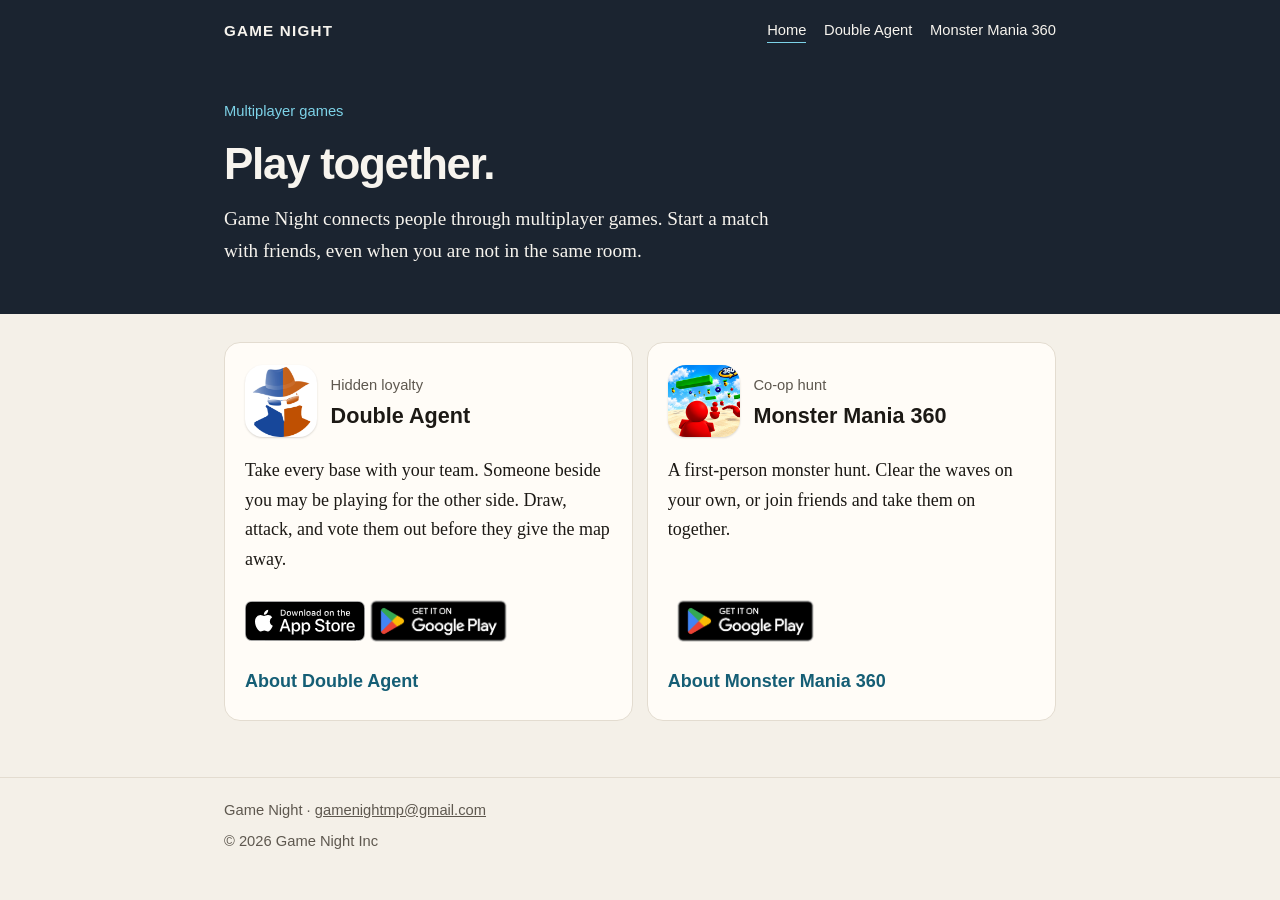
<file: index.html>
<!DOCTYPE html>
<html lang="en">
  <head>
    <meta charset="utf-8" />
    <meta name="google-adsense-account" content="ca-pub-1250662281343291">
    <script async src="https://pagead2.googlesyndication.com/pagead/js/adsbygoogle.js?client=ca-pub-1250662281343291"
     crossorigin="anonymous"></script>
    <meta name="viewport" content="width=device-width, initial-scale=1" />
    <title>Game Night</title>
    <meta
      name="description"
      content="Game Night connects people through multiplayer games. Play Double Agent or Monster Mania 360."
    />
    <link rel="stylesheet" href="styles.css" />
  </head>
  <body class="home">
    <header class="site-header">
      <div class="header-inner">
        <a class="brand" href="./">Game Night</a>
        <nav class="nav" aria-label="Primary">
          <a href="./" aria-current="page">Home</a>
          <a href="doubleagent/about/">Double Agent</a>
          <a href="monstermania/about/">Monster Mania 360</a>
        </nav>
      </div>
    </header>
    <section class="hero">
      <div class="hero-inner">
        <p class="meta">Multiplayer games</p>
        <h1>Play together.</h1>
        <p class="lede">
          Game Night connects people through multiplayer games. Start a match
          with friends, even when you are not in the same room.
        </p>
      </div>
    </section>
    <main class="page">
      <div class="pitches">
        <article class="pitch">
          <div class="pitch-head">
            <img
              class="pitch-icon"
              src="images/doubleagent.png"
              width="72"
              height="72"
              alt=""
            />
            <div>
              <p class="meta">Hidden loyalty</p>
              <h2>Double Agent</h2>
            </div>
          </div>
          <p>
            Take every base with your team. Someone beside you may be playing
            for the other side. Draw, attack, and vote them out before they
            give the map away.
          </p>
          <div class="stores">
            <a
              class="store-link"
              href="https://apps.apple.com/app/double-agent-game-night/id1531817225"
            >
              <img
                class="store-badge store-apple"
                src="images/app-store.svg"
                alt="Download Double Agent on the App Store"
              />
            </a>
            <a
              class="store-link"
              href="https://play.google.com/store/apps/details?id=com.gamenight.doubleagent"
            >
              <img
                class="store-badge store-google"
                src="images/google-play.png"
                alt="Get Double Agent on Google Play"
              />
            </a>
          </div>
          <a class="pitch-cta" href="doubleagent/about/">About Double Agent</a>
        </article>
        <article class="pitch">
          <div class="pitch-head">
            <img
              class="pitch-icon"
              src="images/monstermania.png"
              width="72"
              height="72"
              alt=""
            />
            <div>
              <p class="meta">Co-op hunt</p>
              <h2>Monster Mania 360</h2>
            </div>
          </div>
          <p>
            A first-person monster hunt. Clear the waves on your own, or join
            friends and take them on together.
          </p>
          <div class="stores">
            <a
              class="store-link"
              href="https://play.google.com/store/apps/details?id=com.gamenight.monstermania"
            >
              <img
                class="store-badge store-google"
                src="images/google-play.png"
                alt="Get Monster Mania 360 on Google Play"
              />
            </a>
          </div>
          <a class="pitch-cta" href="monstermania/about/">About Monster Mania 360</a>
        </article>
      </div>
    </main>
    <footer class="site-footer">
      <div class="footer-inner">
        Game Night ·
        <a href="mailto:gamenightmp@gmail.com">gamenightmp@gmail.com</a>
        <p class="copyright">© 2026 Game Night Inc</p>
      </div>
    </footer>
  </body>
</html>
</file>
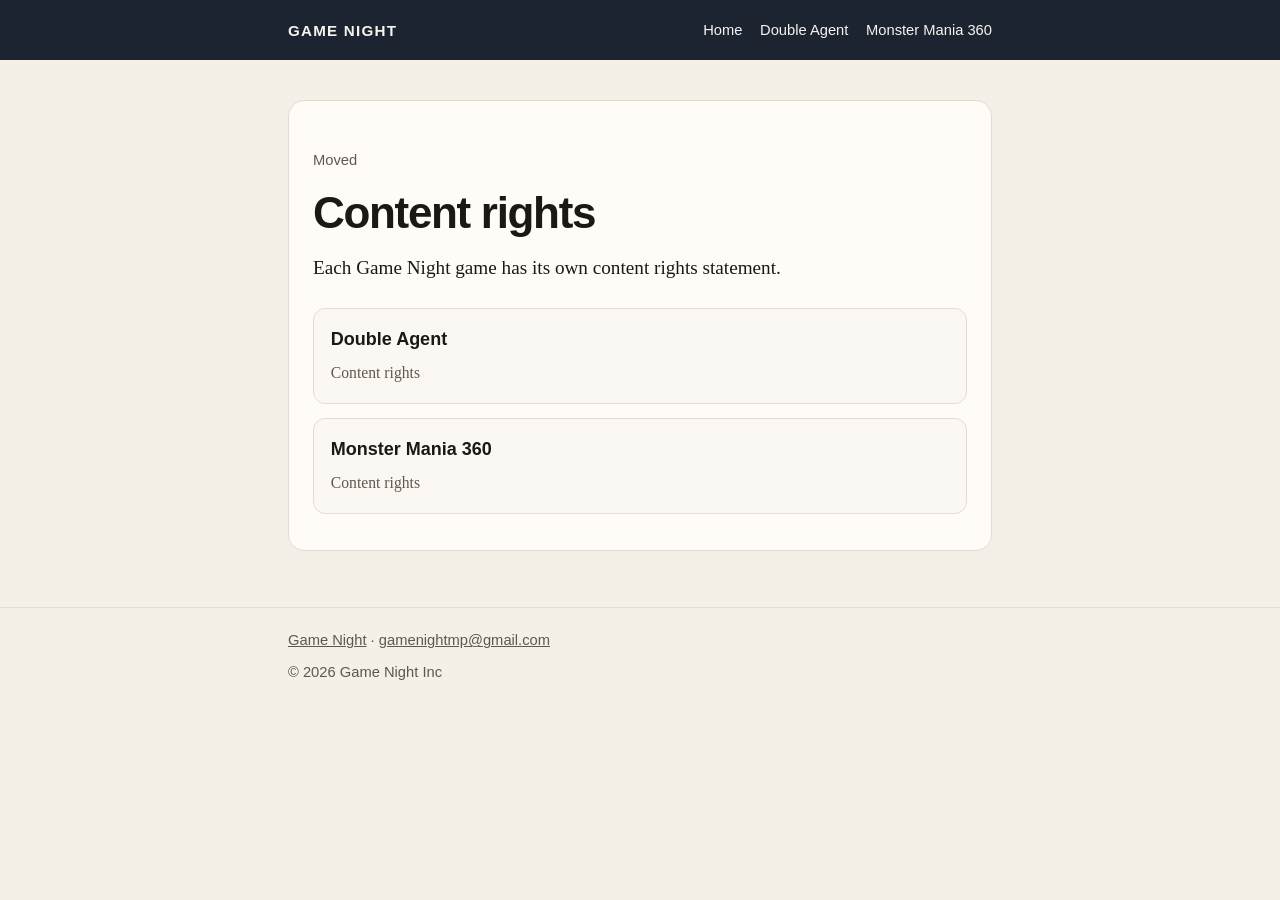
<file: content-rights/index.html>
<!DOCTYPE html>
<html lang="en">
  <head>
    <meta charset="utf-8" />
    <meta name="google-adsense-account" content="ca-pub-1250662281343291">
    <script async src="https://pagead2.googlesyndication.com/pagead/js/adsbygoogle.js?client=ca-pub-1250662281343291"
     crossorigin="anonymous"></script>
    <meta name="viewport" content="width=device-width, initial-scale=1" />
    <title>Content rights — Game Night</title>
    <meta
      name="description"
      content="Content rights statements for Game Night games now live on each game’s own page."
    />
    <link rel="stylesheet" href="../styles.css" />
  </head>
  <body>
    <header class="site-header">
      <div class="header-inner">
        <a class="brand" href="../">Game Night</a>
        <nav class="nav" aria-label="Primary">
          <a href="../">Home</a>
          <a href="../doubleagent/about/">Double Agent</a>
          <a href="../monstermania/about/">Monster Mania 360</a>
        </nav>
      </div>
    </header>
    <main class="page">
      <article class="sheet">
        <p class="meta">Moved</p>
        <h1>Content rights</h1>
        <p class="lede">
          Each Game Night game has its own content rights statement.
        </p>
        <div class="cards">
          <a class="card" href="../doubleagent/content/">
            <strong>Double Agent</strong>
            <span>Content rights</span>
          </a>
          <a class="card" href="../monstermania/content/">
            <strong>Monster Mania 360</strong>
            <span>Content rights</span>
          </a>
        </div>
      </article>
    </main>
    <footer class="site-footer">
      <div class="footer-inner">
        <a href="../">Game Night</a> ·
        <a href="mailto:gamenightmp@gmail.com">gamenightmp@gmail.com</a>
        <p class="copyright">© 2026 Game Night Inc</p>
      </div>
    </footer>
  </body>
</html>
</file>
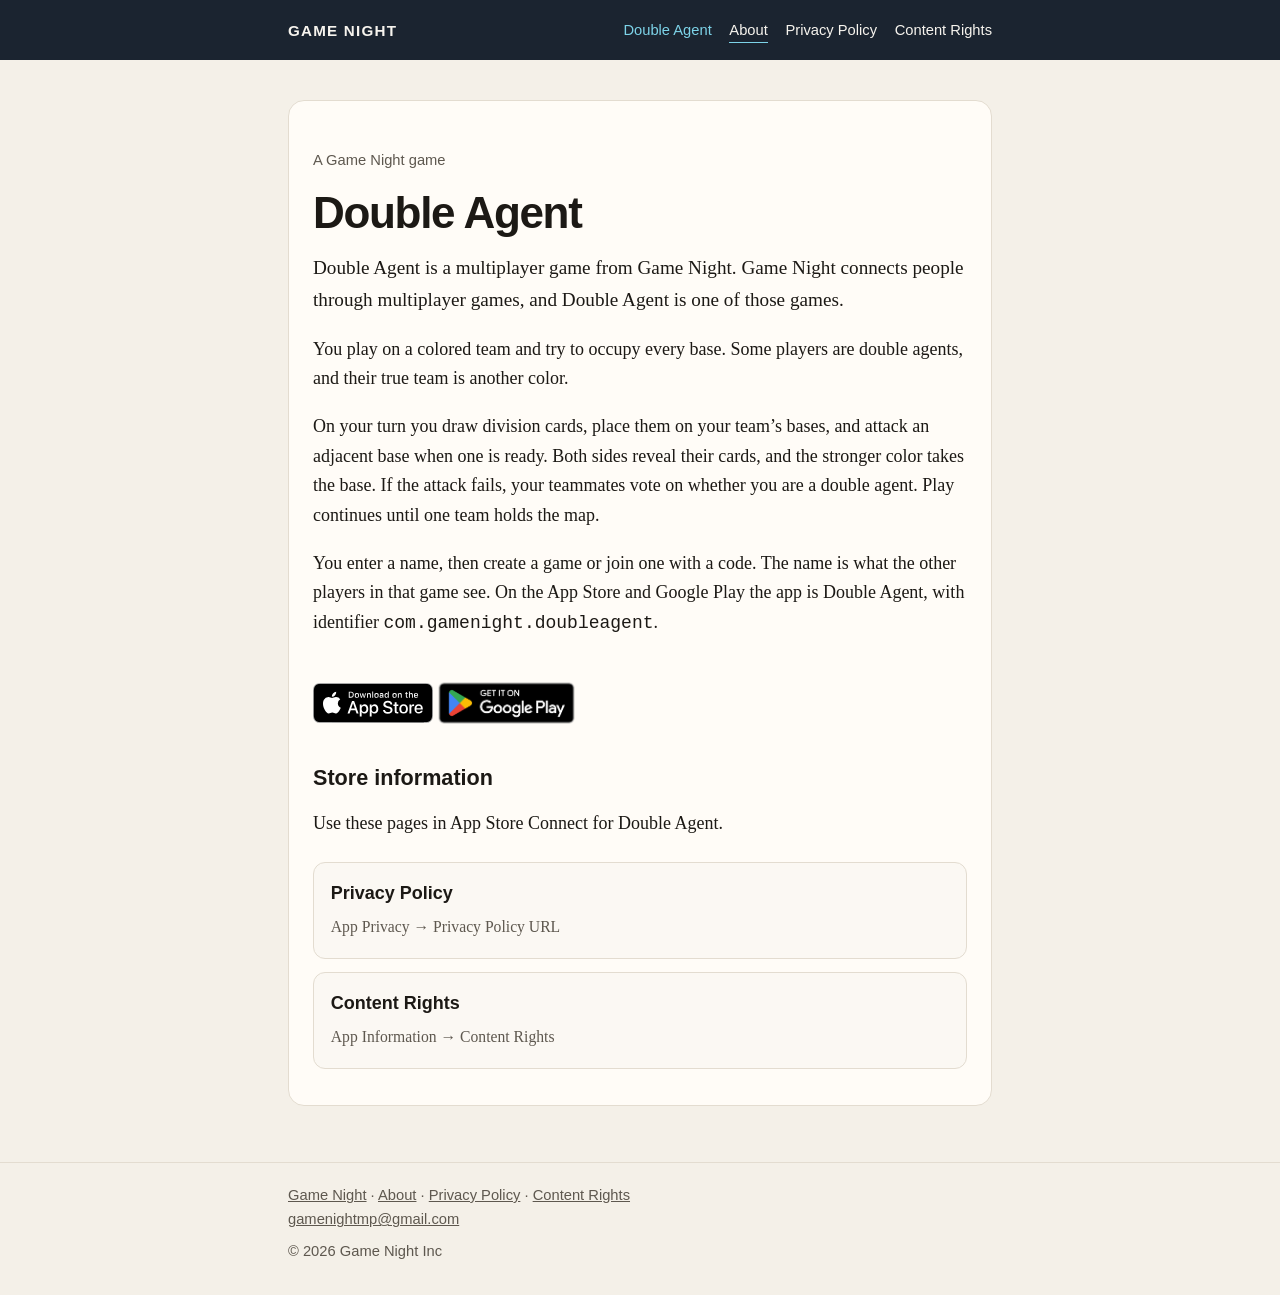
<file: doubleagent/index.html>
<!DOCTYPE html>
<html lang="en">
  <head>
    <meta charset="utf-8" />
    <meta http-equiv="refresh" content="0; url=about/" />
    <link rel="canonical" href="about/" />
    <title>Double Agent</title>
    <script>
      location.replace("about/");
    </script>
  </head>
  <body>
    <p><a href="about/">Double Agent</a></p>
  </body>
</html>
</file>
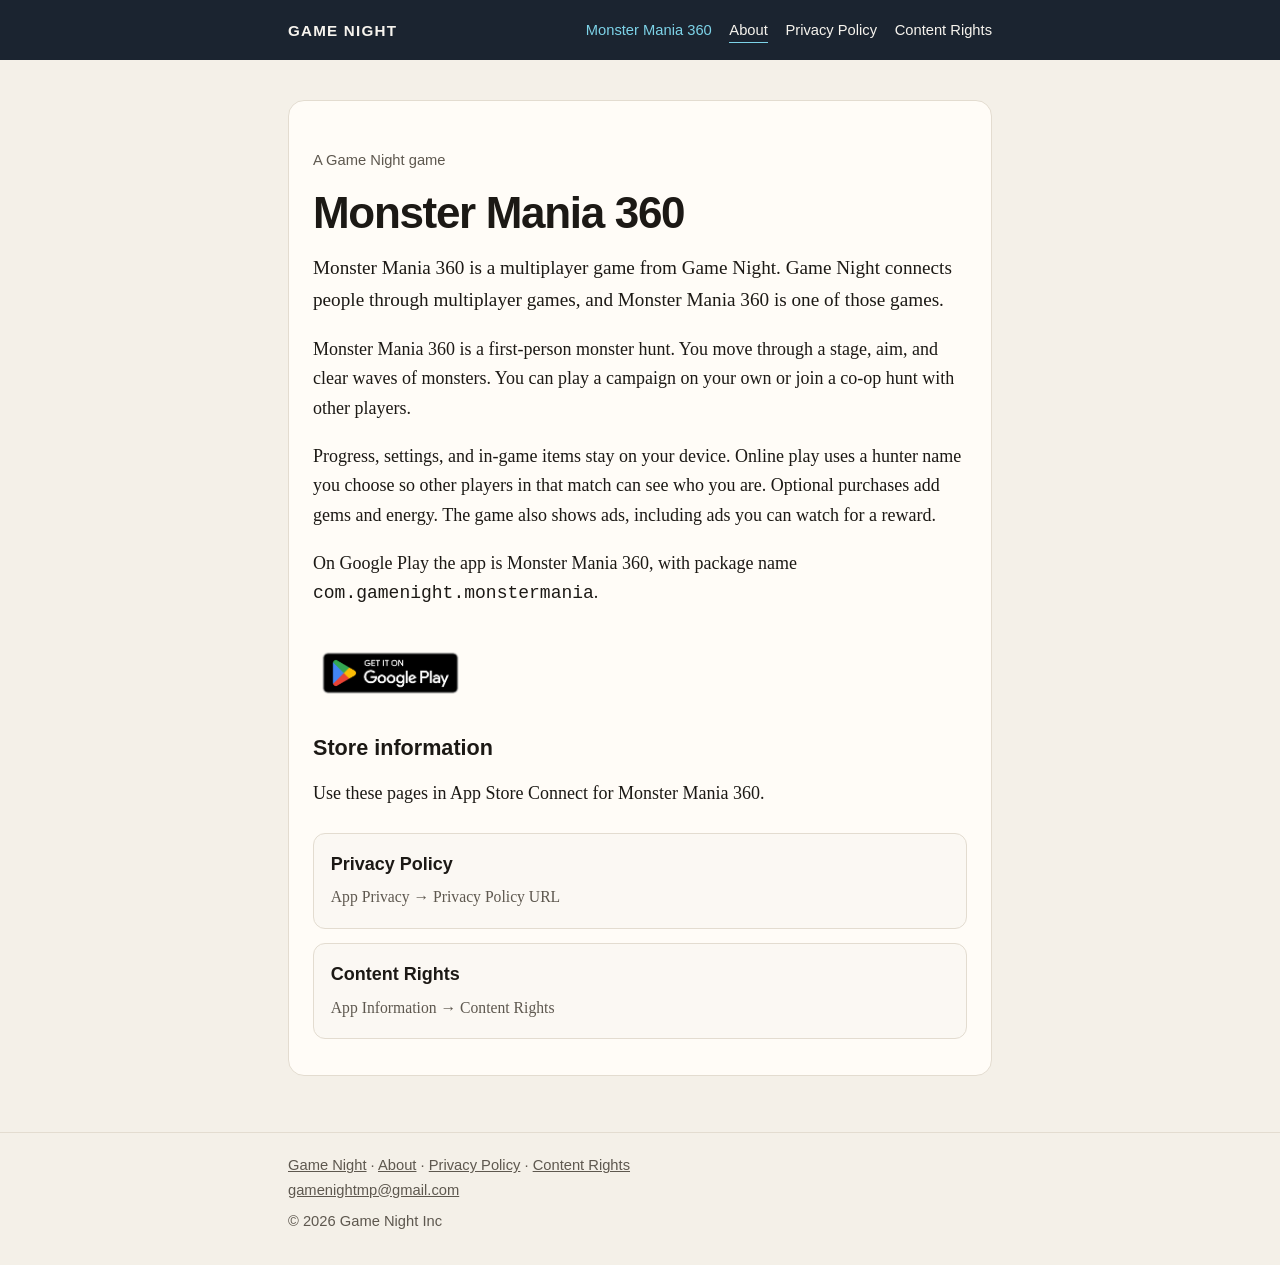
<file: monstermania/index.html>
<!DOCTYPE html>
<html lang="en">
  <head>
    <meta charset="utf-8" />
    <meta http-equiv="refresh" content="0; url=about/" />
    <link rel="canonical" href="about/" />
    <title>Monster Mania 360</title>
    <script>
      location.replace("about/");
    </script>
  </head>
  <body>
    <p><a href="about/">Monster Mania 360</a></p>
  </body>
</html>
</file>
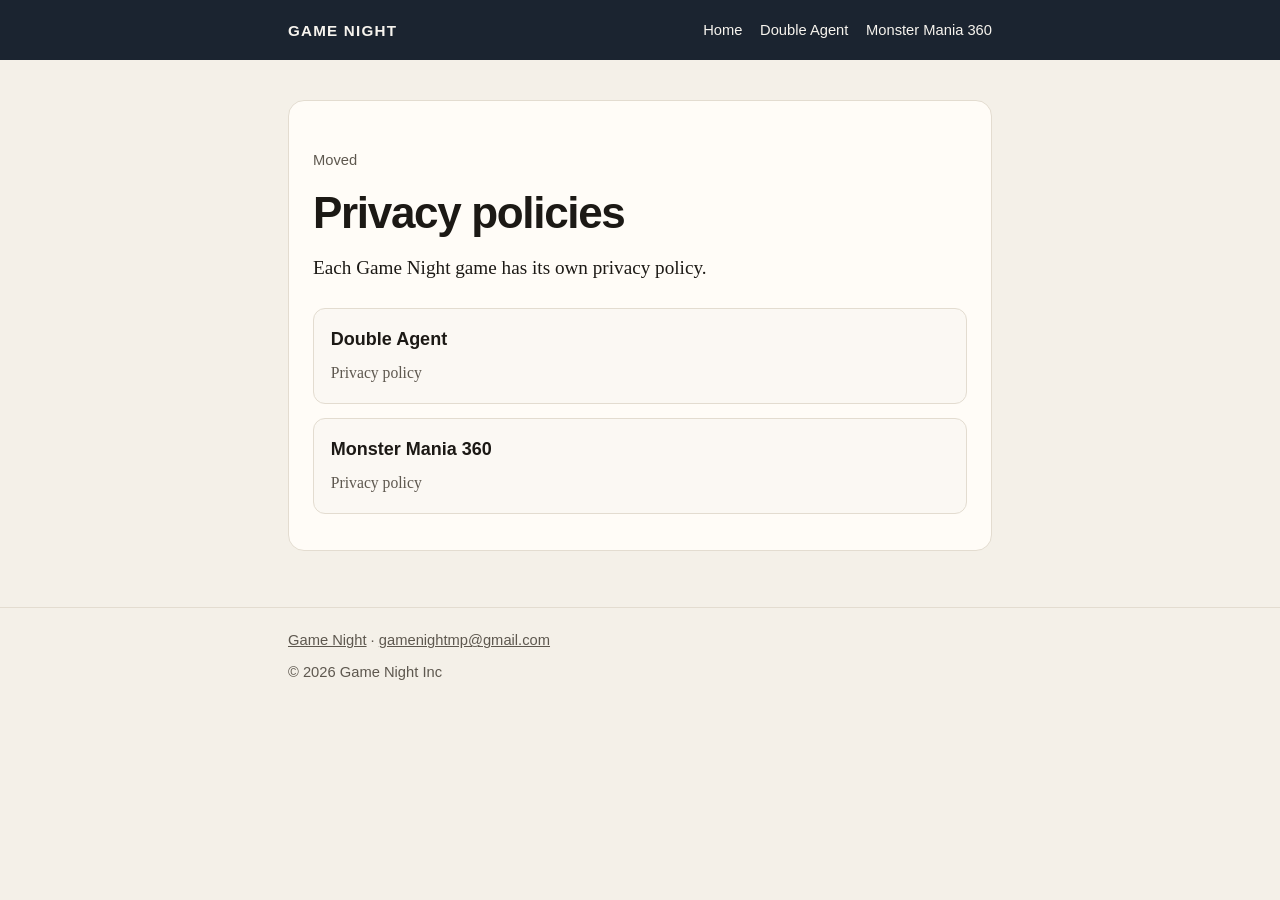
<file: privacy/index.html>
<!DOCTYPE html>
<html lang="en">
  <head>
    <meta charset="utf-8" />
    <meta name="google-adsense-account" content="ca-pub-1250662281343291">
    <script async src="https://pagead2.googlesyndication.com/pagead/js/adsbygoogle.js?client=ca-pub-1250662281343291"
     crossorigin="anonymous"></script>
    <meta name="viewport" content="width=device-width, initial-scale=1" />
    <title>Privacy policies — Game Night</title>
    <meta
      name="description"
      content="Privacy policies for Game Night games now live on each game’s own page."
    />
    <link rel="stylesheet" href="../styles.css" />
  </head>
  <body>
    <header class="site-header">
      <div class="header-inner">
        <a class="brand" href="../">Game Night</a>
        <nav class="nav" aria-label="Primary">
          <a href="../">Home</a>
          <a href="../doubleagent/about/">Double Agent</a>
          <a href="../monstermania/about/">Monster Mania 360</a>
        </nav>
      </div>
    </header>
    <main class="page">
      <article class="sheet">
        <p class="meta">Moved</p>
        <h1>Privacy policies</h1>
        <p class="lede">
          Each Game Night game has its own privacy policy.
        </p>
        <div class="cards">
          <a class="card" href="../doubleagent/privacy/">
            <strong>Double Agent</strong>
            <span>Privacy policy</span>
          </a>
          <a class="card" href="../monstermania/privacy/">
            <strong>Monster Mania 360</strong>
            <span>Privacy policy</span>
          </a>
        </div>
      </article>
    </main>
    <footer class="site-footer">
      <div class="footer-inner">
        <a href="../">Game Night</a> ·
        <a href="mailto:gamenightmp@gmail.com">gamenightmp@gmail.com</a>
        <p class="copyright">© 2026 Game Night Inc</p>
      </div>
    </footer>
  </body>
</html>
</file>
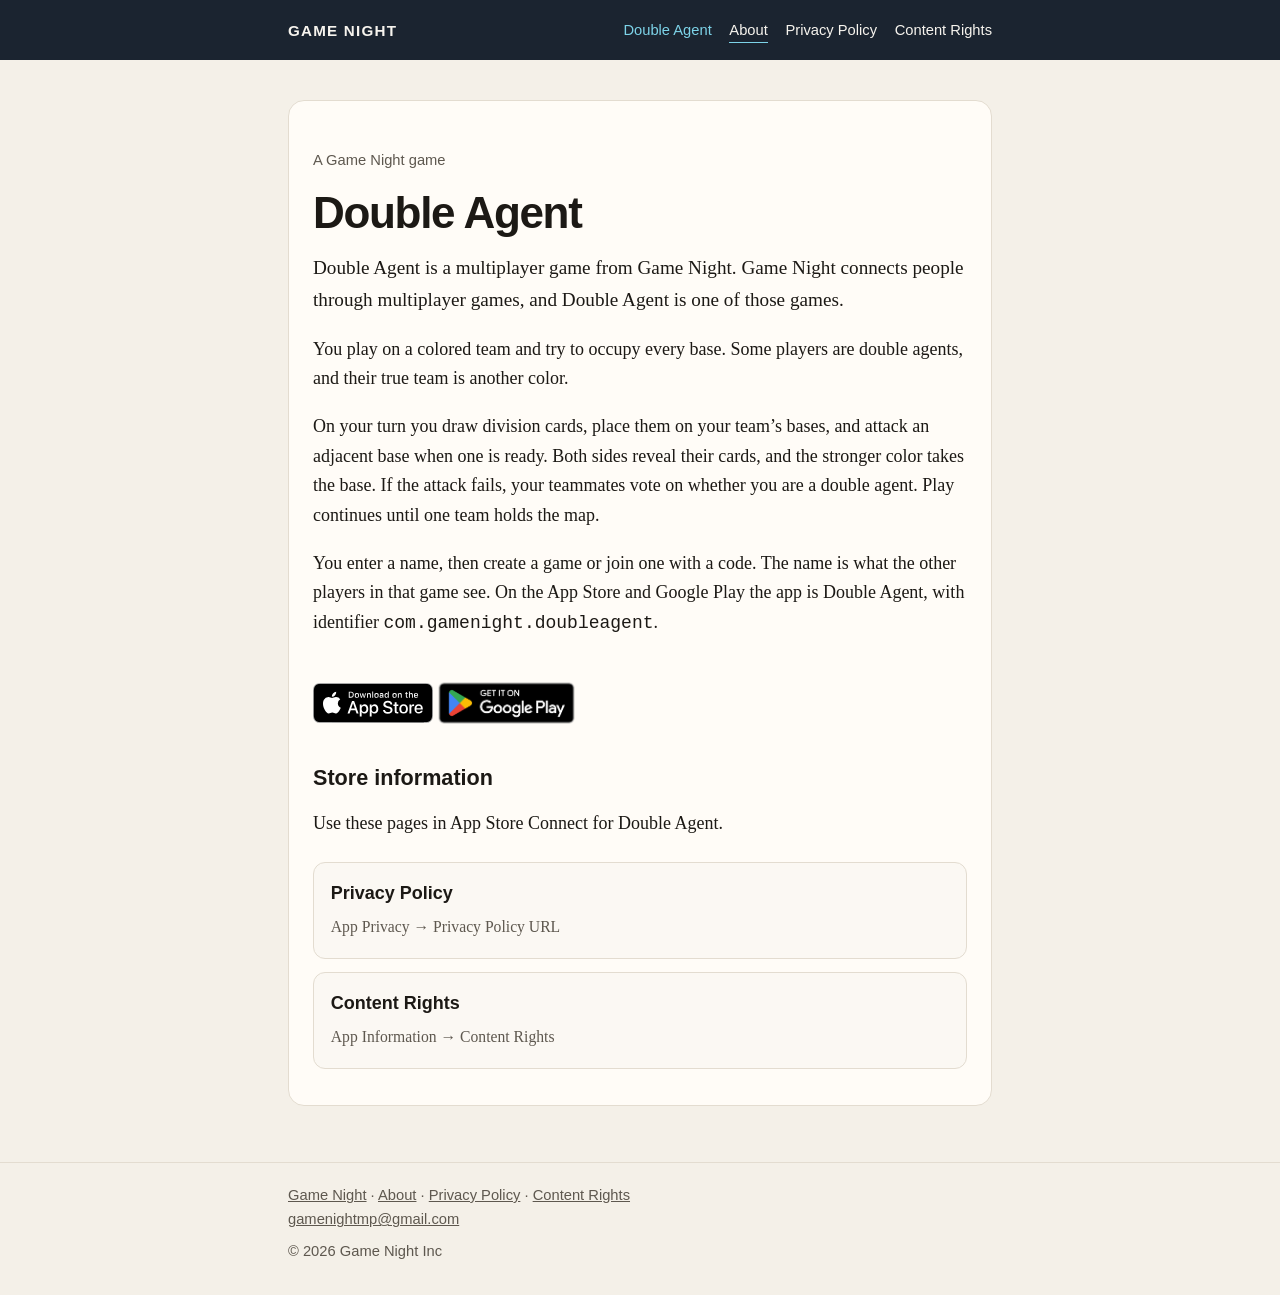
<file: doubleagent/about/index.html>
<!DOCTYPE html>
<html lang="en">
  <head>
    <meta charset="utf-8" />
    <meta name="google-adsense-account" content="ca-pub-1250662281343291">
    <script async src="https://pagead2.googlesyndication.com/pagead/js/adsbygoogle.js?client=ca-pub-1250662281343291"
     crossorigin="anonymous"></script>
    <meta name="viewport" content="width=device-width, initial-scale=1" />
    <title>About Double Agent — Game Night</title>
    <meta
      name="description"
      content="Double Agent is a Game Night multiplayer game of teams, bases, and hidden loyalty."
    />
    <link rel="stylesheet" href="../../styles.css" />
  </head>
  <body>
    <header class="site-header">
      <div class="header-inner">
        <a class="brand" href="../../">Game Night</a>
        <nav class="nav" aria-label="Primary">
          <span class="nav-label">Double Agent</span>
          <a href="./" aria-current="page">About</a>
          <a href="../privacy/">Privacy Policy</a>
          <a href="../content/">Content Rights</a>
        </nav>
      </div>
    </header>
    <main class="page">
      <article class="sheet">
        <p class="meta">A Game Night game</p>
        <h1>Double Agent</h1>
        <p class="lede">
          Double Agent is a multiplayer game from Game Night. Game Night
          connects people through multiplayer games, and Double Agent is one of
          those games.
        </p>
        <p>
          You play on a colored team and try to occupy every base. Some players
          are double agents, and their true team is another color.
        </p>
        <p>
          On your turn you draw division cards, place them on your team’s
          bases, and attack an adjacent base when one is ready. Both sides
          reveal their cards, and the stronger color takes the base. If the
          attack fails, your teammates vote on whether you are a double agent.
          Play continues until one team holds the map.
        </p>
        <p>
          You enter a name, then create a game or join one with a code. The
          name is what the other players in that game see. On the App Store and
          Google Play the app is Double Agent, with identifier
          <code>com.gamenight.doubleagent</code>.
        </p>
        <div class="stores">
          <a
            class="store-link"
            href="https://apps.apple.com/app/double-agent-game-night/id1531817225"
          >
            <img
              class="store-badge store-apple"
              src="../../images/app-store.svg"
              alt="Download Double Agent on the App Store"
            />
          </a>
          <a
            class="store-link"
            href="https://play.google.com/store/apps/details?id=com.gamenight.doubleagent"
          >
            <img
              class="store-badge store-google"
              src="../../images/google-play.png"
              alt="Get Double Agent on Google Play"
            />
          </a>
        </div>
        <h2>Store information</h2>
        <p>Use these pages in App Store Connect for Double Agent.</p>
        <div class="cards">
          <a class="card" href="../privacy/">
            <strong>Privacy Policy</strong>
            <span>App Privacy → Privacy Policy URL</span>
          </a>
          <a class="card" href="../content/">
            <strong>Content Rights</strong>
            <span>App Information → Content Rights</span>
          </a>
        </div>
      </article>
    </main>
    <footer class="site-footer">
      <div class="footer-inner">
        <a href="../../">Game Night</a> ·
        <a href="./">About</a> ·
        <a href="../privacy/">Privacy Policy</a> ·
        <a href="../content/">Content Rights</a><br />
        <a href="mailto:gamenightmp@gmail.com">gamenightmp@gmail.com</a>
        <p class="copyright">© 2026 Game Night Inc</p>
      </div>
    </footer>
  </body>
</html>
</file>
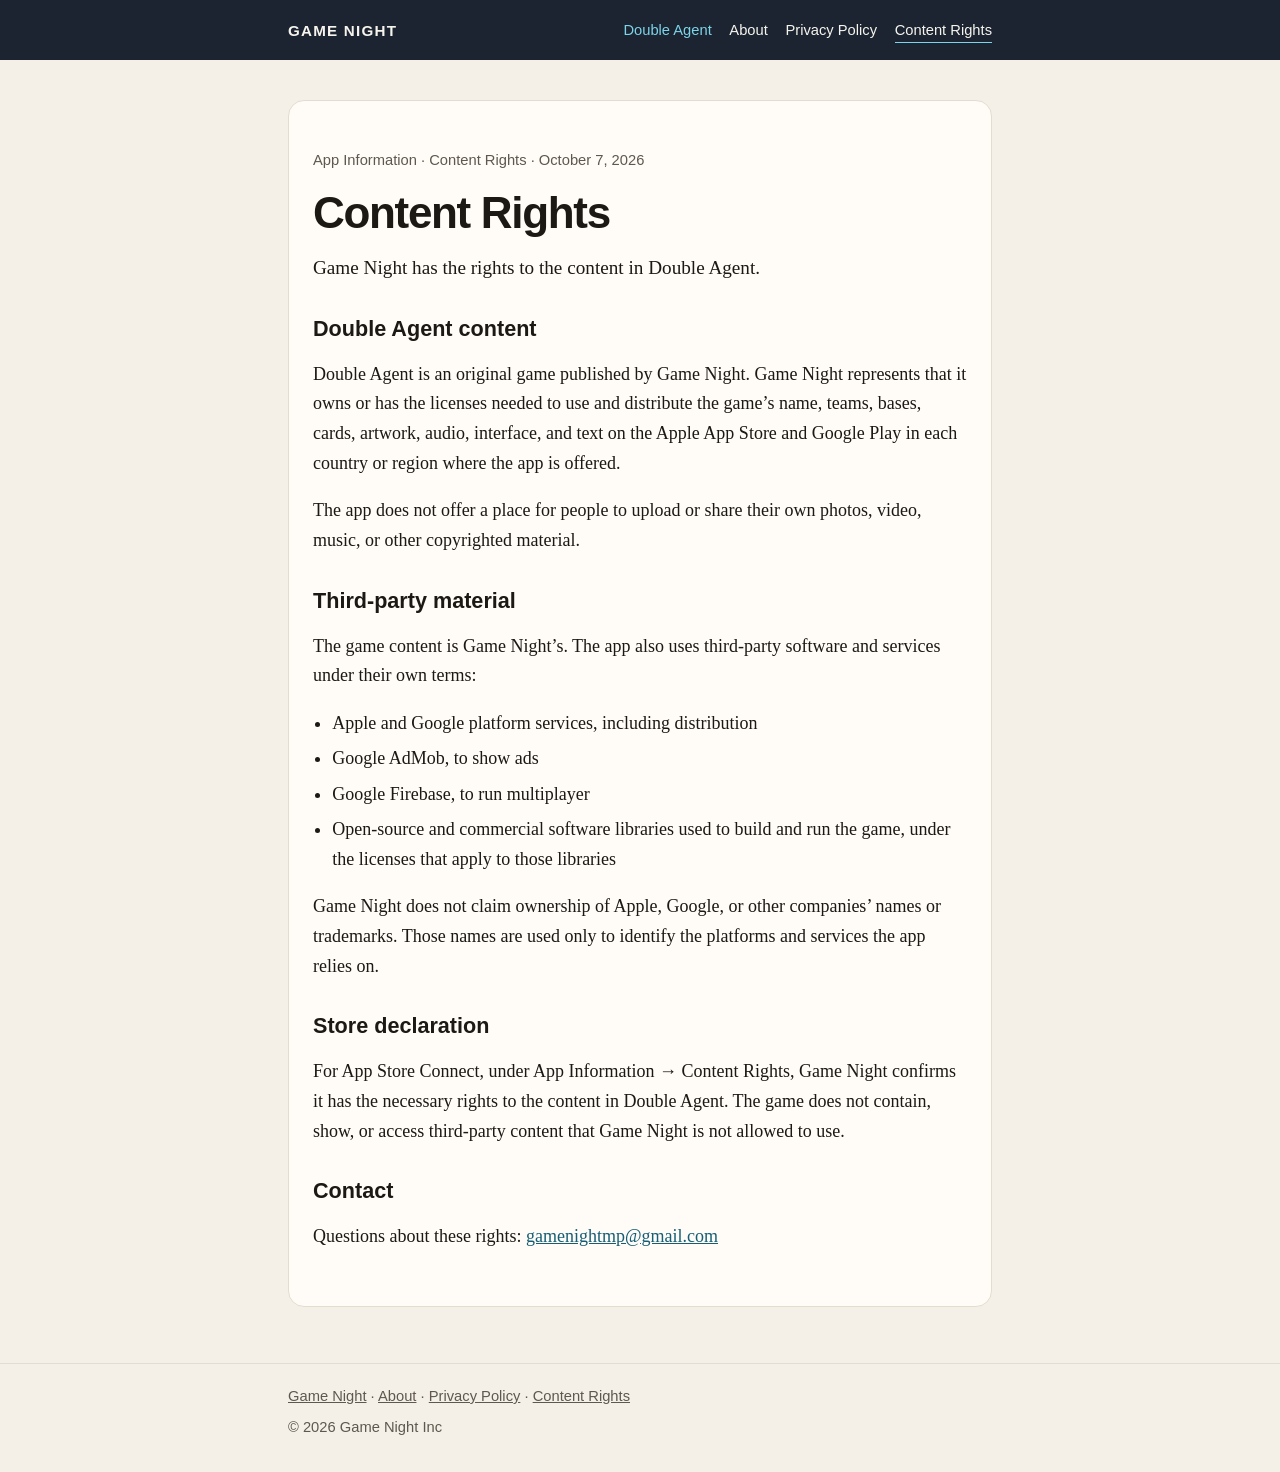
<file: doubleagent/content/index.html>
<!DOCTYPE html>
<html lang="en">
  <head>
    <meta charset="utf-8" />
    <meta name="google-adsense-account" content="ca-pub-1250662281343291">
    <script async src="https://pagead2.googlesyndication.com/pagead/js/adsbygoogle.js?client=ca-pub-1250662281343291"
     crossorigin="anonymous"></script>
    <meta name="viewport" content="width=device-width, initial-scale=1" />
    <title>Content Rights — Double Agent</title>
    <meta
      name="description"
      content="Content rights information for Double Agent, a Game Night game."
    />
    <link rel="stylesheet" href="../../styles.css" />
  </head>
  <body>
    <header class="site-header">
      <div class="header-inner">
        <a class="brand" href="../../">Game Night</a>
        <nav class="nav" aria-label="Primary">
          <span class="nav-label">Double Agent</span>
          <a href="../about/">About</a>
          <a href="../privacy/">Privacy Policy</a>
          <a href="./" aria-current="page">Content Rights</a>
        </nav>
      </div>
    </header>
    <main class="page">
      <article class="sheet">
        <p class="meta">App Information · Content Rights · October 7, 2026</p>
        <h1>Content Rights</h1>
        <p class="lede">
          Game Night has the rights to the content in Double Agent.
        </p>
        <h2>Double Agent content</h2>
        <p>
          Double Agent is an original game published by Game Night. Game Night
          represents that it owns or has the licenses needed to use and
          distribute the game’s name, teams, bases, cards, artwork, audio,
          interface, and text on the Apple App Store and Google Play in each
          country or region where the app is offered.
        </p>
        <p>
          The app does not offer a place for people to upload or share their
          own photos, video, music, or other copyrighted material.
        </p>
        <h2>Third-party material</h2>
        <p>
          The game content is Game Night’s. The app also uses third-party
          software and services under their own terms:
        </p>
        <ul>
          <li>Apple and Google platform services, including distribution</li>
          <li>Google AdMob, to show ads</li>
          <li>Google Firebase, to run multiplayer</li>
          <li>Open-source and commercial software libraries used to build and run the game, under the licenses that apply to those libraries</li>
        </ul>
        <p>
          Game Night does not claim ownership of Apple, Google, or other
          companies’ names or trademarks. Those names are used only to identify
          the platforms and services the app relies on.
        </p>
        <h2>Store declaration</h2>
        <p>
          For App Store Connect, under App Information → Content Rights, Game
          Night confirms it has the necessary rights to the content in Double
          Agent. The game does not contain, show, or access third-party content
          that Game Night is not allowed to use.
        </p>
        <h2>Contact</h2>
        <p>
          Questions about these rights:
          <a href="mailto:gamenightmp@gmail.com">gamenightmp@gmail.com</a>
        </p>
      </article>
    </main>
    <footer class="site-footer">
      <div class="footer-inner">
        <a href="../../">Game Night</a> ·
        <a href="../about/">About</a> ·
        <a href="../privacy/">Privacy Policy</a> ·
        <a href="./">Content Rights</a>
        <p class="copyright">© 2026 Game Night Inc</p>
      </div>
    </footer>
  </body>
</html>
</file>
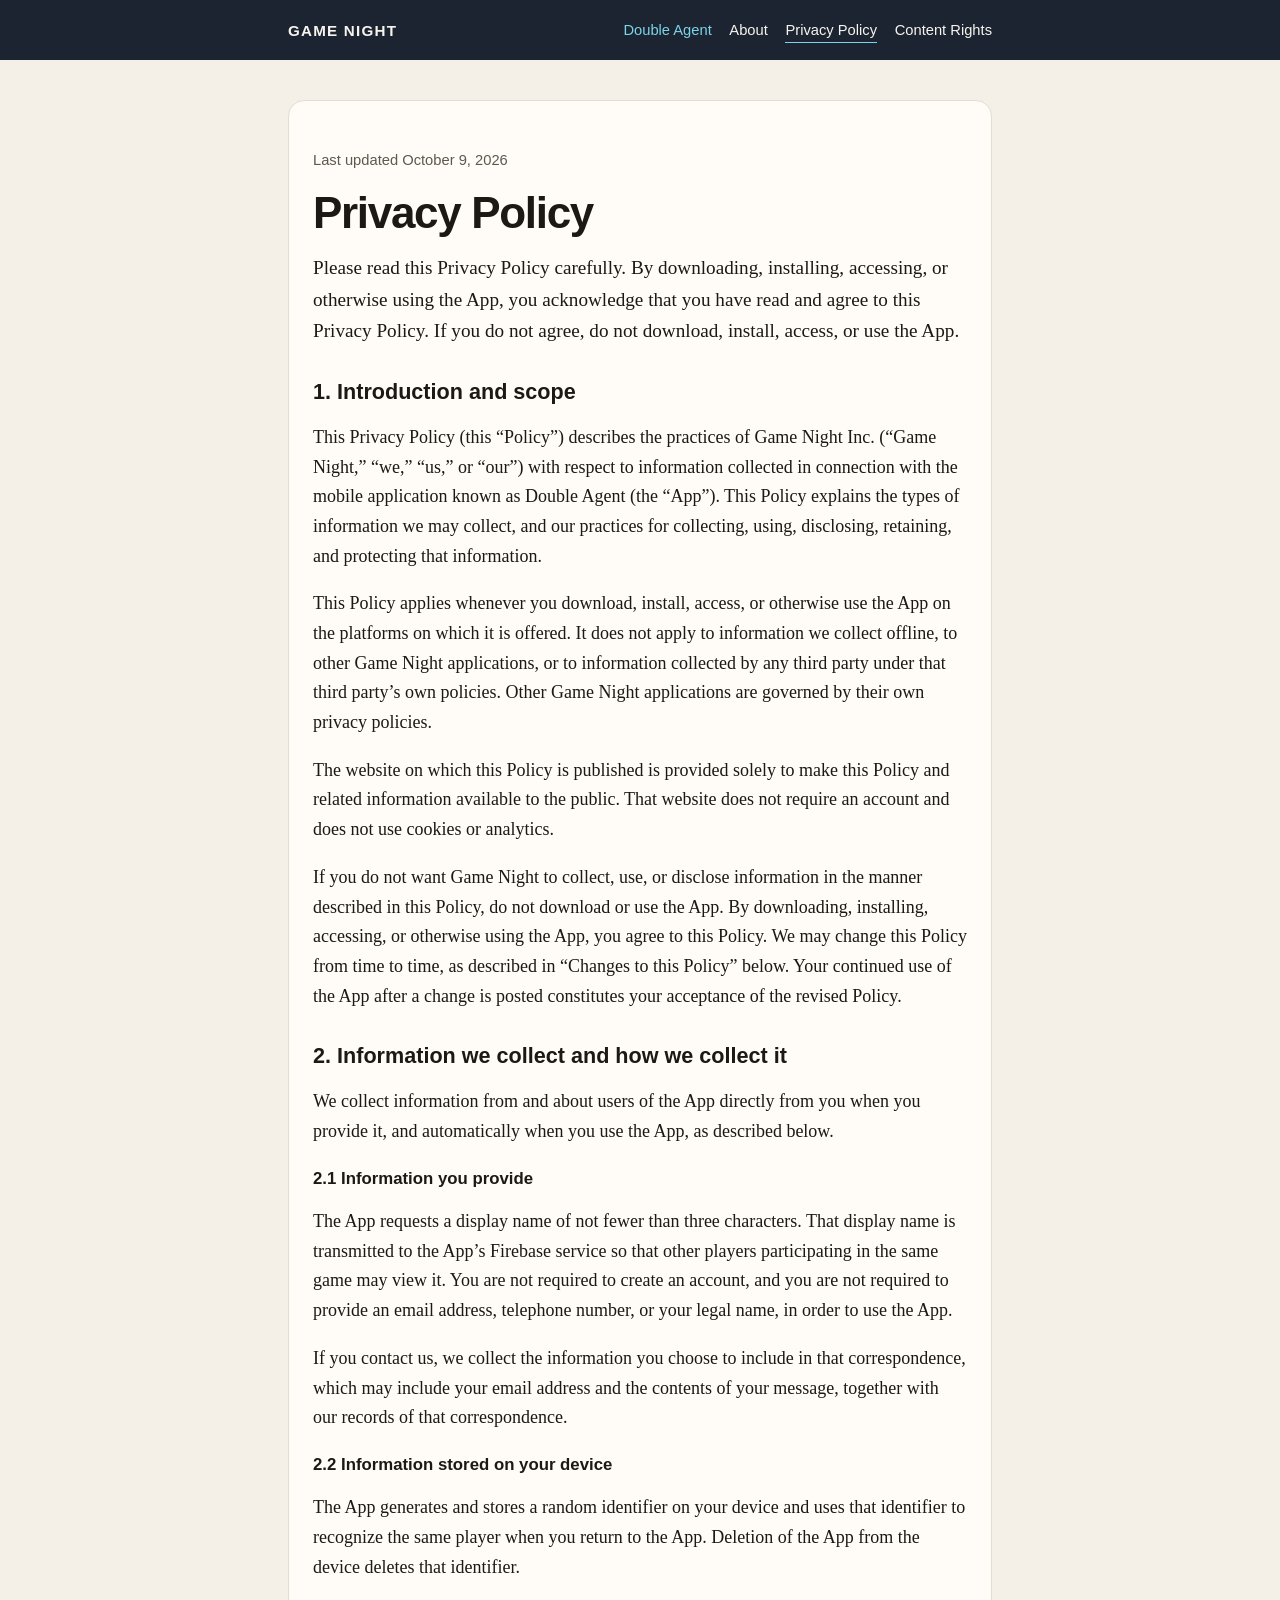
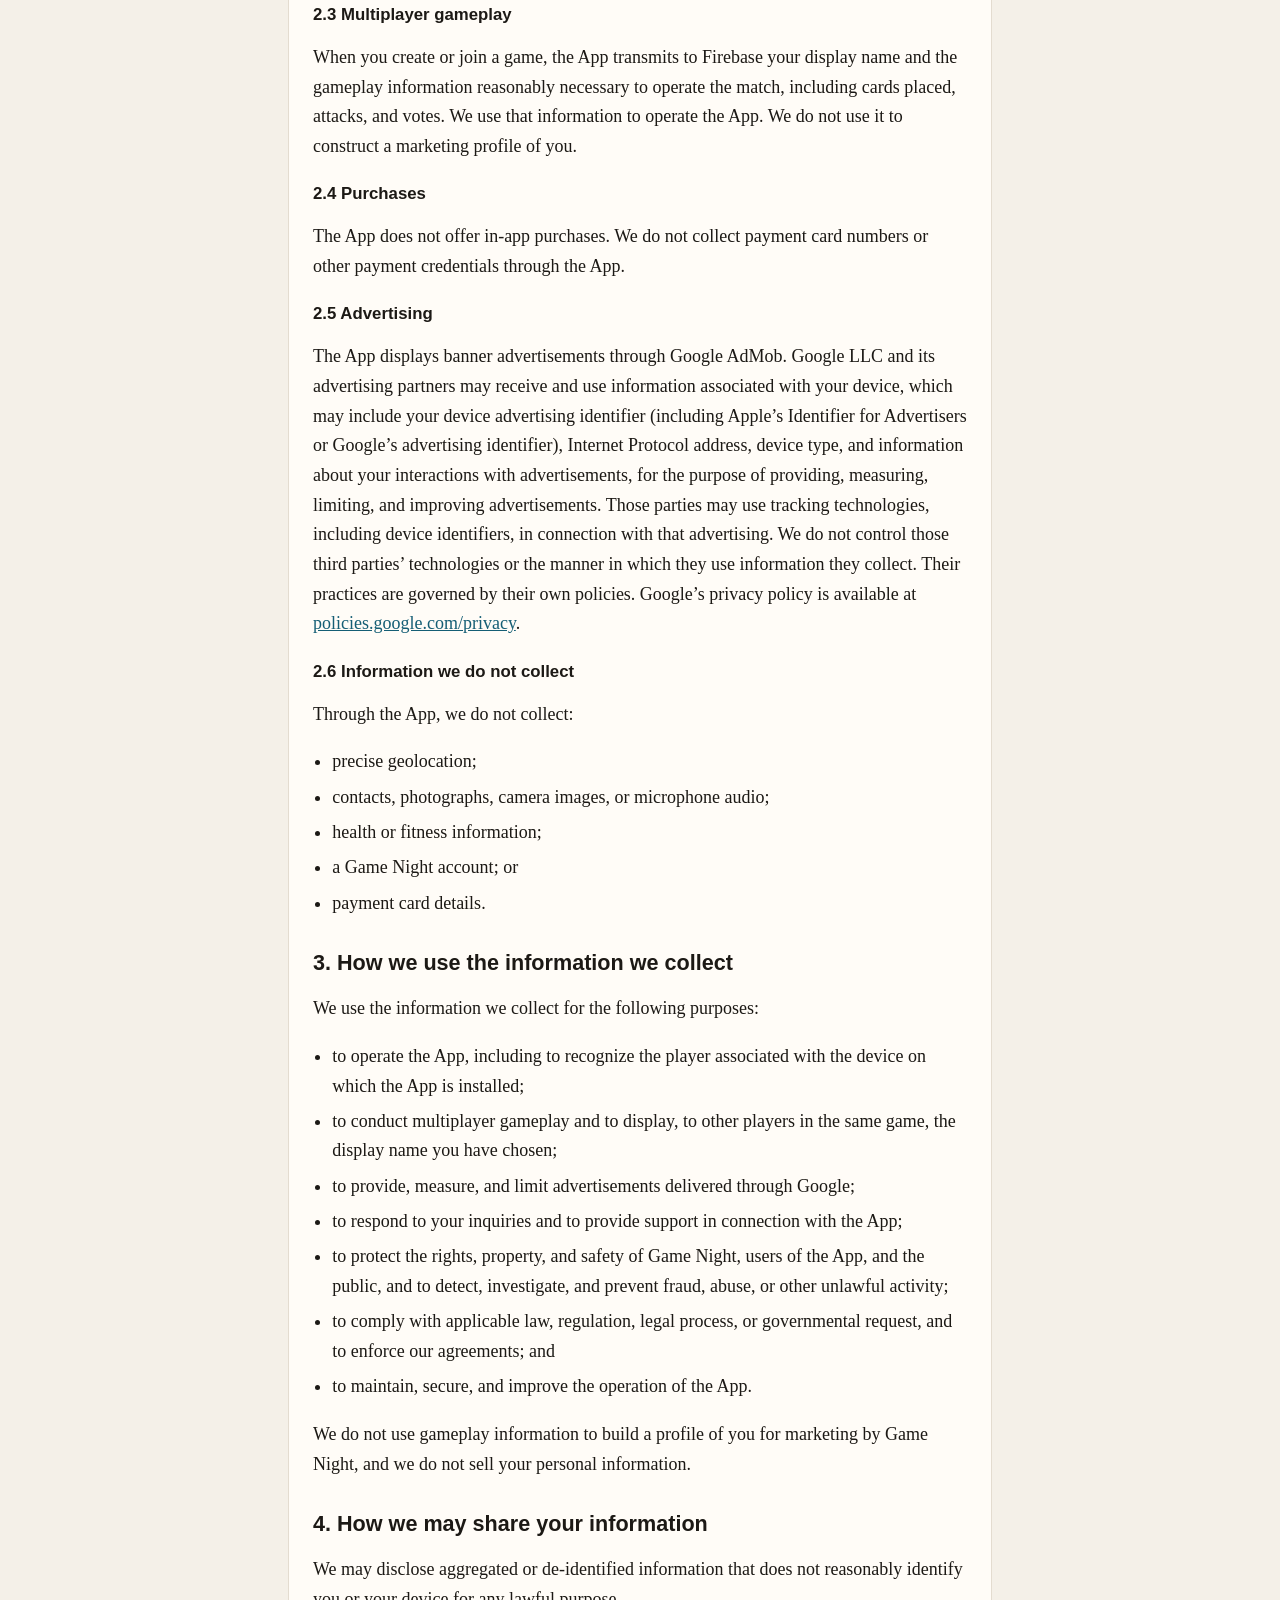
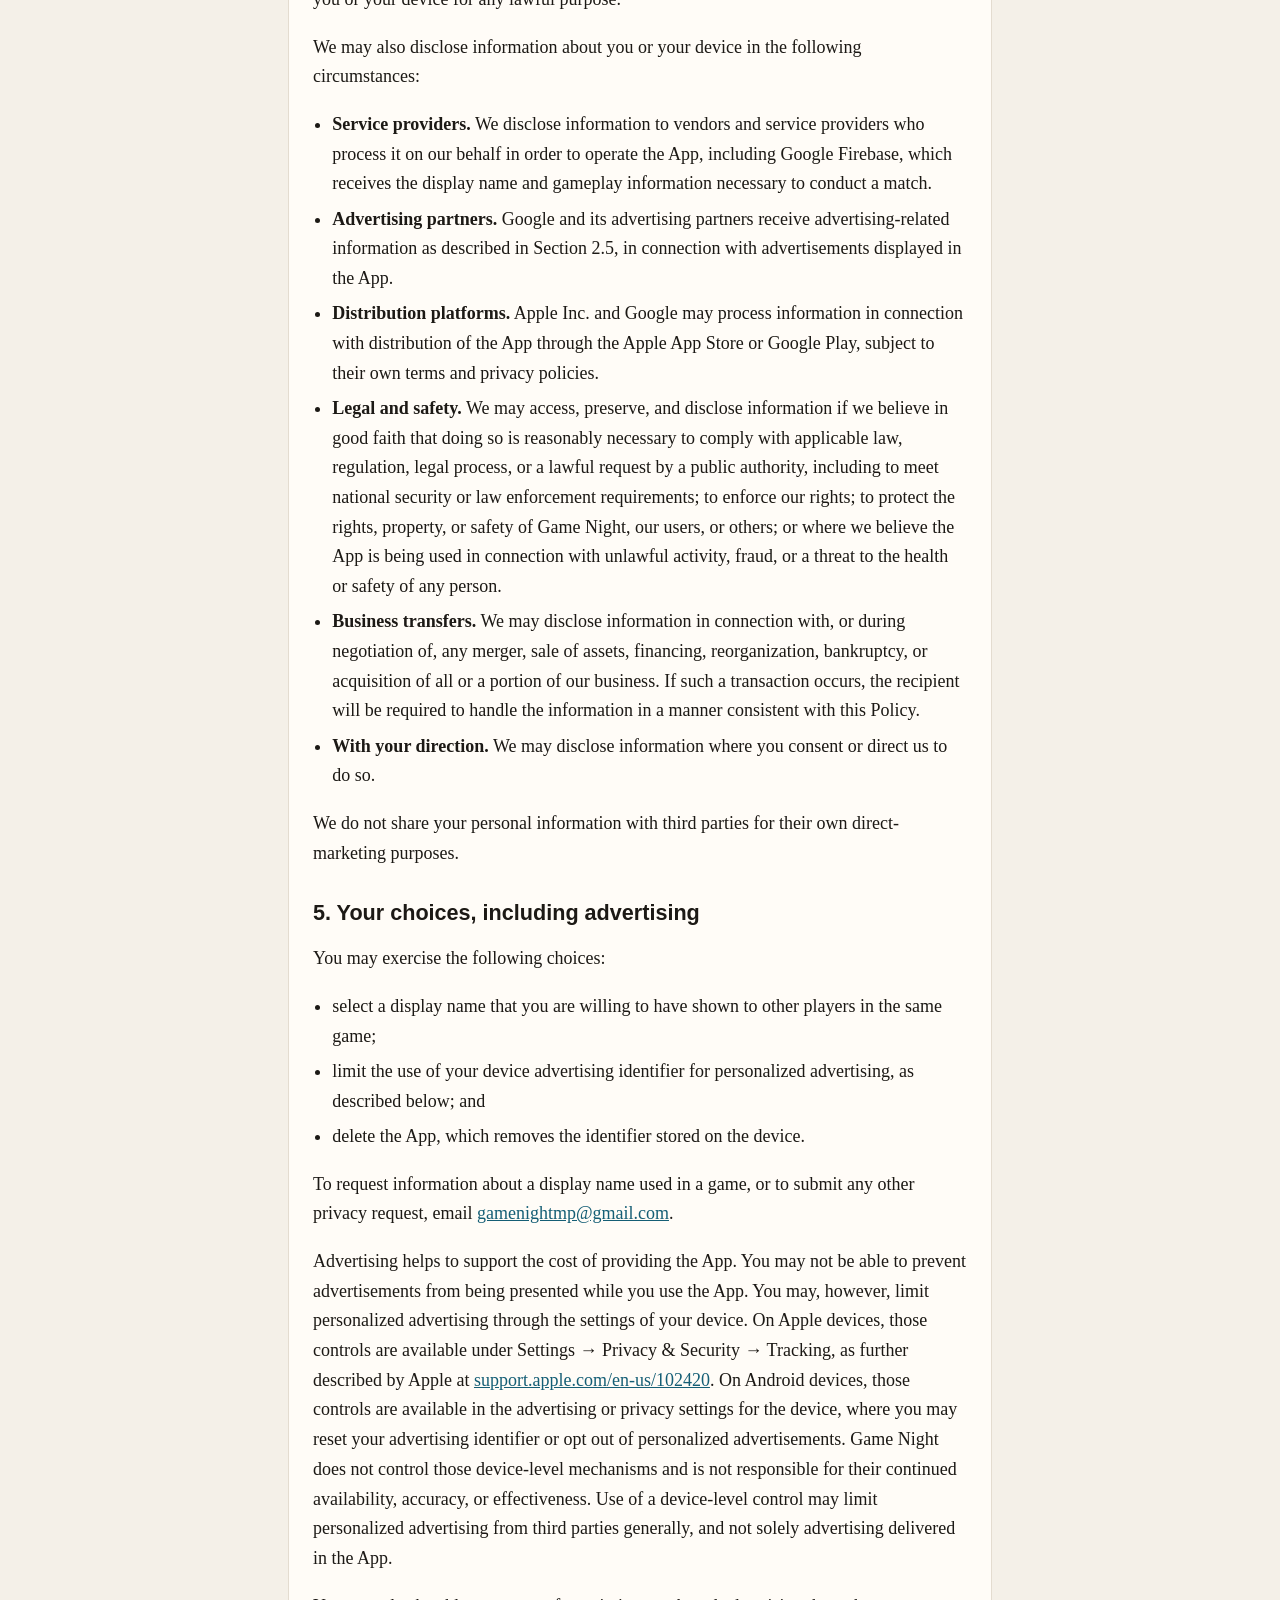
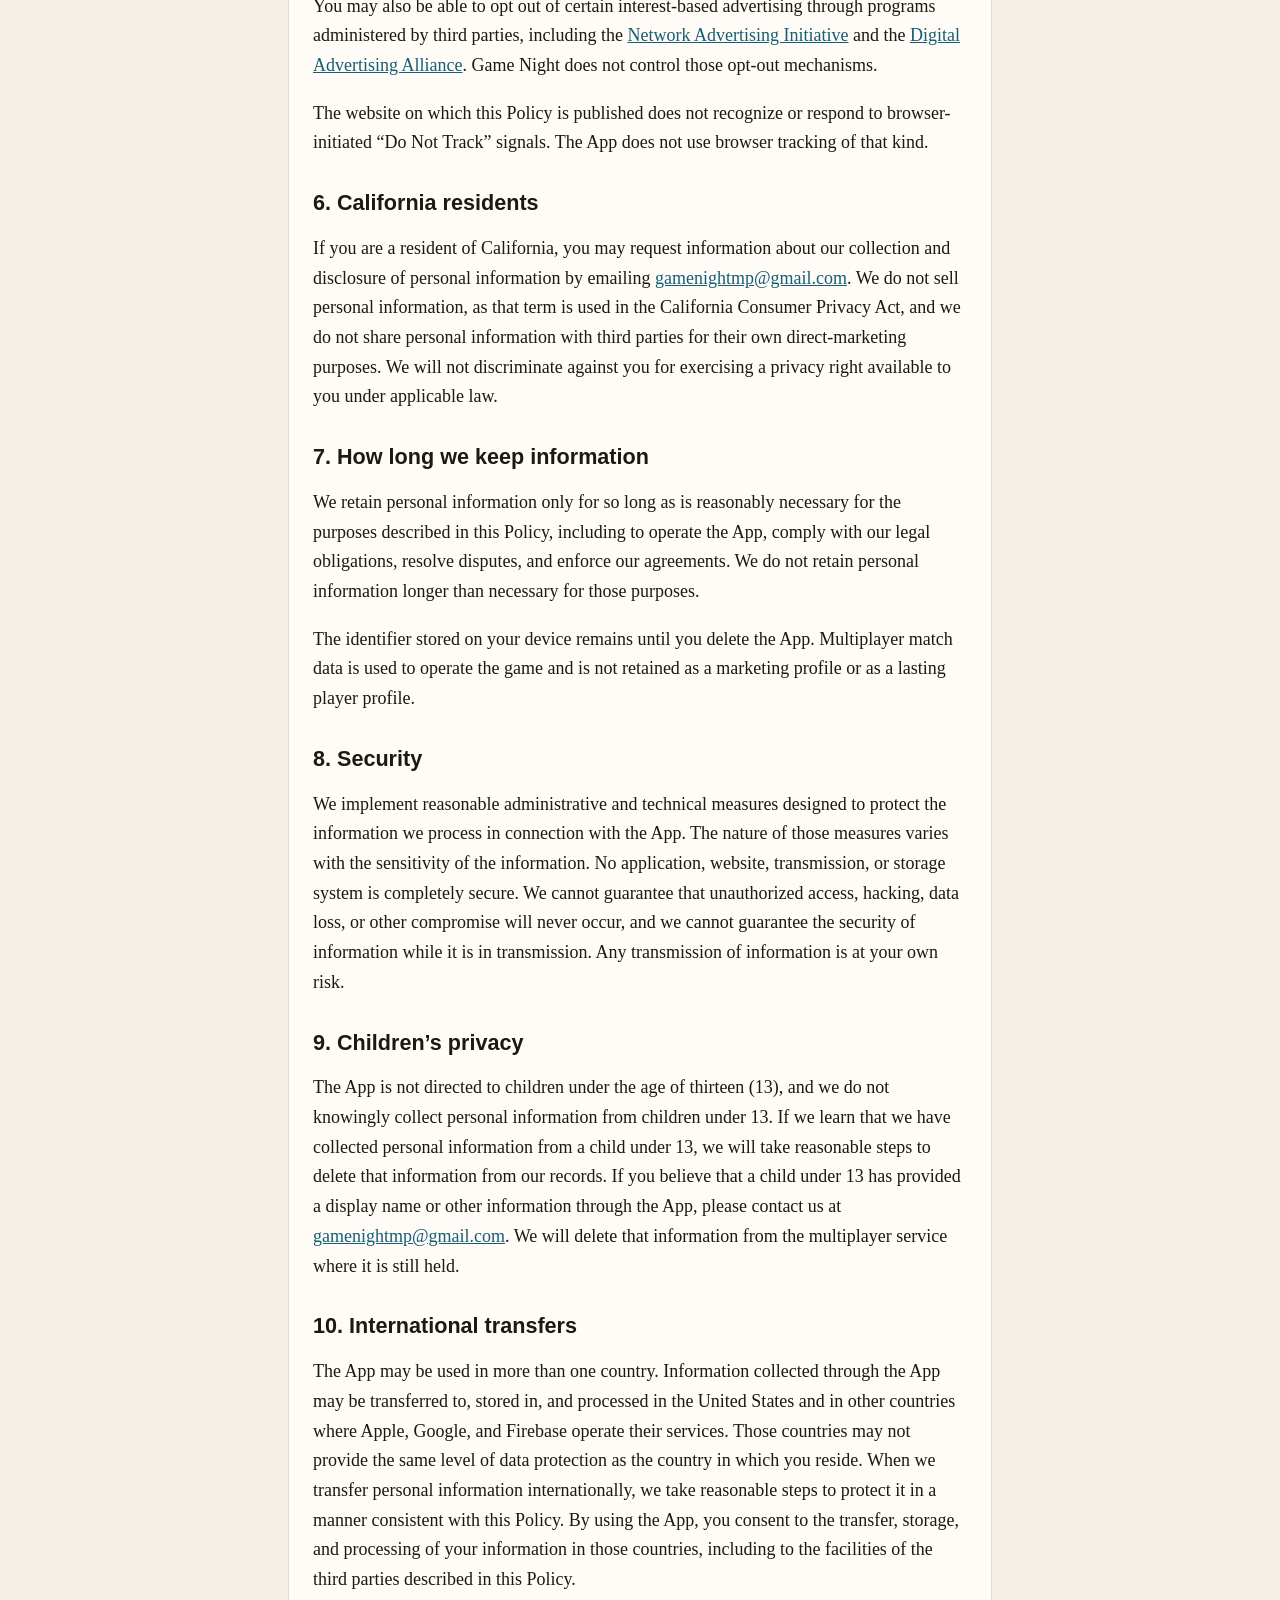
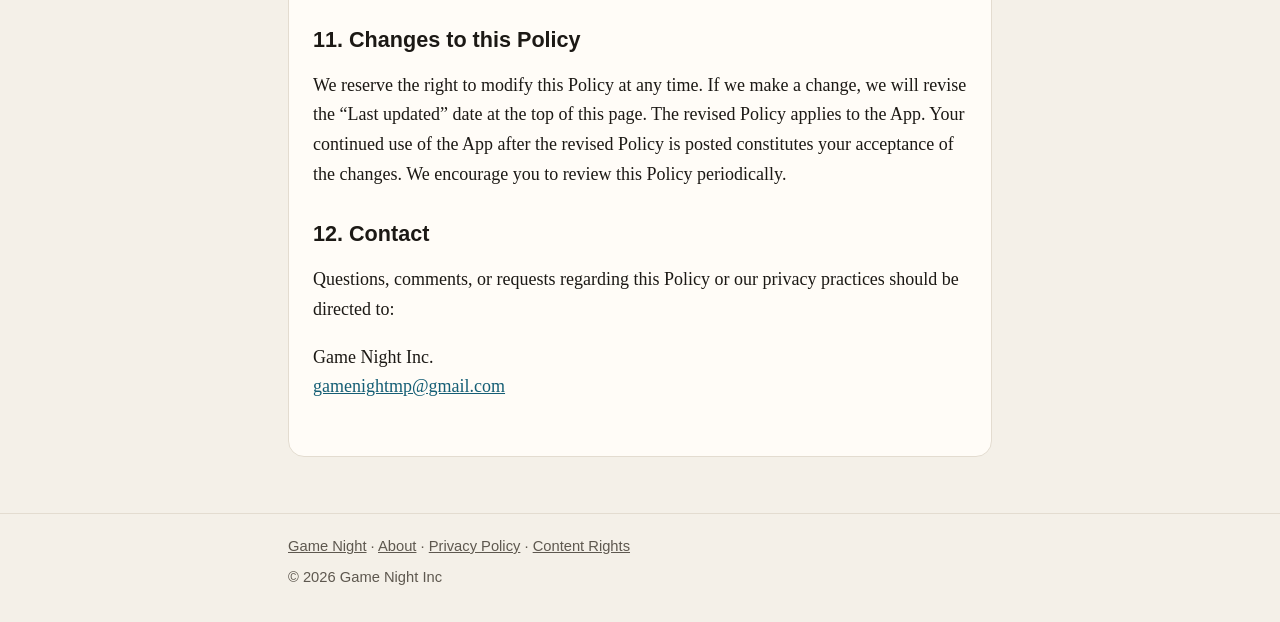
<file: doubleagent/privacy/index.html>
<!DOCTYPE html>
<html lang="en">
  <head>
    <meta charset="utf-8" />
    <meta name="google-adsense-account" content="ca-pub-1250662281343291">
    <script async src="https://pagead2.googlesyndication.com/pagead/js/adsbygoogle.js?client=ca-pub-1250662281343291"
     crossorigin="anonymous"></script>
    <meta name="viewport" content="width=device-width, initial-scale=1" />
    <title>Privacy Policy — Double Agent</title>
    <meta
      name="description"
      content="Privacy policy for Double Agent, a Game Night multiplayer game."
    />
    <link rel="stylesheet" href="../../styles.css" />
  </head>
  <body>
    <header class="site-header">
      <div class="header-inner">
        <a class="brand" href="../../">Game Night</a>
        <nav class="nav" aria-label="Primary">
          <span class="nav-label">Double Agent</span>
          <a href="../about/">About</a>
          <a href="./" aria-current="page">Privacy Policy</a>
          <a href="../content/">Content Rights</a>
        </nav>
      </div>
    </header>
    <main class="page">
      <article class="sheet">
        <p class="meta">Last updated October 9, 2026</p>
        <h1>Privacy Policy</h1>
        <p class="lede">
          Please read this Privacy Policy carefully. By downloading, installing,
          accessing, or otherwise using the App, you acknowledge that you have
          read and agree to this Privacy Policy. If you do not agree, do not
          download, install, access, or use the App.
        </p>

        <h2>1. Introduction and scope</h2>
        <p>
          This Privacy Policy (this “Policy”) describes the practices of Game
          Night Inc. (“Game Night,” “we,” “us,” or “our”) with respect to
          information collected in connection with the mobile application known
          as Double Agent (the “App”). This Policy explains the types of
          information we may collect, and our practices for collecting, using,
          disclosing, retaining, and protecting that information.
        </p>
        <p>
          This Policy applies whenever you download, install, access, or
          otherwise use the App on the platforms on which it is offered. It
          does not apply to information we collect offline, to other Game Night
          applications, or to information collected by any third party under
          that third party’s own policies. Other Game Night applications are
          governed by their own privacy policies.
        </p>
        <p>
          The website on which this Policy is published is provided solely to
          make this Policy and related information available to the public.
          That website does not require an account and does not use cookies or
          analytics.
        </p>
        <p>
          If you do not want Game Night to collect, use, or disclose
          information in the manner described in this Policy, do not download
          or use the App. By downloading, installing, accessing, or otherwise
          using the App, you agree to this Policy. We may change this Policy
          from time to time, as described in “Changes to this Policy” below.
          Your continued use of the App after a change is posted constitutes
          your acceptance of the revised Policy.
        </p>

        <h2>2. Information we collect and how we collect it</h2>
        <p>
          We collect information from and about users of the App directly from
          you when you provide it, and automatically when you use the App, as
          described below.
        </p>

        <h3>2.1 Information you provide</h3>
        <p>
          The App requests a display name of not fewer than three characters.
          That display name is transmitted to the App’s Firebase service so
          that other players participating in the same game may view it. You
          are not required to create an account, and you are not required to
          provide an email address, telephone number, or your legal name, in
          order to use the App.
        </p>
        <p>
          If you contact us, we collect the information you choose to include
          in that correspondence, which may include your email address and the
          contents of your message, together with our records of that
          correspondence.
        </p>

        <h3>2.2 Information stored on your device</h3>
        <p>
          The App generates and stores a random identifier on your device and
          uses that identifier to recognize the same player when you return to
          the App. Deletion of the App from the device deletes that identifier.
        </p>

        <h3>2.3 Multiplayer gameplay</h3>
        <p>
          When you create or join a game, the App transmits to Firebase your
          display name and the gameplay information reasonably necessary to
          operate the match, including cards placed, attacks, and votes. We use
          that information to operate the App. We do not use it to construct a
          marketing profile of you.
        </p>

        <h3>2.4 Purchases</h3>
        <p>
          The App does not offer in-app purchases. We do not collect payment
          card numbers or other payment credentials through the App.
        </p>

        <h3>2.5 Advertising</h3>
        <p>
          The App displays banner advertisements through Google AdMob. Google
          LLC and its advertising partners may receive and use information
          associated with your device, which may include your device
          advertising identifier (including Apple’s Identifier for Advertisers
          or Google’s advertising identifier), Internet Protocol address,
          device type, and information about your interactions with
          advertisements, for the purpose of providing, measuring, limiting,
          and improving advertisements. Those parties may use tracking
          technologies, including device identifiers, in connection with that
          advertising. We do not control those third parties’ technologies or
          the manner in which they use information they collect. Their
          practices are governed by their own policies. Google’s privacy policy
          is available at
          <a href="https://policies.google.com/privacy">policies.google.com/privacy</a>.
        </p>

        <h3>2.6 Information we do not collect</h3>
        <p>Through the App, we do not collect:</p>
        <ul>
          <li>precise geolocation;</li>
          <li>contacts, photographs, camera images, or microphone audio;</li>
          <li>health or fitness information;</li>
          <li>a Game Night account; or</li>
          <li>payment card details.</li>
        </ul>

        <h2>3. How we use the information we collect</h2>
        <p>We use the information we collect for the following purposes:</p>
        <ul>
          <li>
            to operate the App, including to recognize the player associated
            with the device on which the App is installed;
          </li>
          <li>
            to conduct multiplayer gameplay and to display, to other players in
            the same game, the display name you have chosen;
          </li>
          <li>
            to provide, measure, and limit advertisements delivered through
            Google;
          </li>
          <li>
            to respond to your inquiries and to provide support in connection
            with the App;
          </li>
          <li>
            to protect the rights, property, and safety of Game Night, users of
            the App, and the public, and to detect, investigate, and prevent
            fraud, abuse, or other unlawful activity;
          </li>
          <li>
            to comply with applicable law, regulation, legal process, or
            governmental request, and to enforce our agreements; and
          </li>
          <li>
            to maintain, secure, and improve the operation of the App.
          </li>
        </ul>
        <p>
          We do not use gameplay information to build a profile of you for
          marketing by Game Night, and we do not sell your personal
          information.
        </p>

        <h2>4. How we may share your information</h2>
        <p>
          We may disclose aggregated or de-identified information that does not
          reasonably identify you or your device for any lawful purpose.
        </p>
        <p>
          We may also disclose information about you or your device in the
          following circumstances:
        </p>
        <ul>
          <li>
            <strong>Service providers.</strong> We disclose information to
            vendors and service providers who process it on our behalf in order
            to operate the App, including Google Firebase, which receives the
            display name and gameplay information necessary to conduct a match.
          </li>
          <li>
            <strong>Advertising partners.</strong> Google and its advertising
            partners receive advertising-related information as described in
            Section 2.5, in connection with advertisements displayed in the
            App.
          </li>
          <li>
            <strong>Distribution platforms.</strong> Apple Inc. and Google may
            process information in connection with distribution of the App
            through the Apple App Store or Google Play, subject to their own
            terms and privacy policies.
          </li>
          <li>
            <strong>Legal and safety.</strong> We may access, preserve, and
            disclose information if we believe in good faith that doing so is
            reasonably necessary to comply with applicable law, regulation,
            legal process, or a lawful request by a public authority, including
            to meet national security or law enforcement requirements; to
            enforce our rights; to protect the rights, property, or safety of
            Game Night, our users, or others; or where we believe the App is
            being used in connection with unlawful activity, fraud, or a threat
            to the health or safety of any person.
          </li>
          <li>
            <strong>Business transfers.</strong> We may disclose information in
            connection with, or during negotiation of, any merger, sale of
            assets, financing, reorganization, bankruptcy, or acquisition of
            all or a portion of our business. If such a transaction occurs, the
            recipient will be required to handle the information in a manner
            consistent with this Policy.
          </li>
          <li>
            <strong>With your direction.</strong> We may disclose information
            where you consent or direct us to do so.
          </li>
        </ul>
        <p>
          We do not share your personal information with third parties for
          their own direct-marketing purposes.
        </p>

        <h2>5. Your choices, including advertising</h2>
        <p>You may exercise the following choices:</p>
        <ul>
          <li>
            select a display name that you are willing to have shown to other
            players in the same game;
          </li>
          <li>
            limit the use of your device advertising identifier for
            personalized advertising, as described below; and
          </li>
          <li>
            delete the App, which removes the identifier stored on the device.
          </li>
        </ul>
        <p>
          To request information about a display name used in a game, or to
          submit any other privacy request, email
          <a href="mailto:gamenightmp@gmail.com">gamenightmp@gmail.com</a>.
        </p>
        <p>
          Advertising helps to support the cost of providing the App. You may
          not be able to prevent advertisements from being presented while you
          use the App. You may, however, limit personalized advertising through
          the settings of your device. On Apple devices, those controls are
          available under Settings → Privacy &amp; Security → Tracking, as
          further described by Apple at
          <a href="https://support.apple.com/en-us/102420">support.apple.com/en-us/102420</a>.
          On Android devices, those controls are available in the advertising
          or privacy settings for the device, where you may reset your
          advertising identifier or opt out of personalized advertisements.
          Game Night does not control those device-level mechanisms and is not
          responsible for their continued availability, accuracy, or
          effectiveness. Use of a device-level control may limit personalized
          advertising from third parties generally, and not solely advertising
          delivered in the App.
        </p>
        <p>
          You may also be able to opt out of certain interest-based advertising
          through programs administered by third parties, including the
          <a href="https://optout.networkadvertising.org/">Network Advertising Initiative</a>
          and the
          <a href="https://optout.aboutads.info/">Digital Advertising Alliance</a>.
          Game Night does not control those opt-out mechanisms.
        </p>
        <p>
          The website on which this Policy is published does not recognize or
          respond to browser-initiated “Do Not Track” signals. The App does not
          use browser tracking of that kind.
        </p>

        <h2>6. California residents</h2>
        <p>
          If you are a resident of California, you may request information
          about our collection and disclosure of personal information by
          emailing
          <a href="mailto:gamenightmp@gmail.com">gamenightmp@gmail.com</a>.
          We do not sell personal information, as that term is used in the
          California Consumer Privacy Act, and we do not share personal
          information with third parties for their own direct-marketing
          purposes. We will not discriminate against you for exercising a
          privacy right available to you under applicable law.
        </p>

        <h2>7. How long we keep information</h2>
        <p>
          We retain personal information only for so long as is reasonably
          necessary for the purposes described in this Policy, including to
          operate the App, comply with our legal obligations, resolve disputes,
          and enforce our agreements. We do not retain personal information
          longer than necessary for those purposes.
        </p>
        <p>
          The identifier stored on your device remains until you delete the
          App. Multiplayer match data is used to operate the game and is not
          retained as a marketing profile or as a lasting player profile.
        </p>

        <h2>8. Security</h2>
        <p>
          We implement reasonable administrative and technical measures
          designed to protect the information we process in connection with the
          App. The nature of those measures varies with the sensitivity of the
          information. No application, website, transmission, or storage system
          is completely secure. We cannot guarantee that unauthorized access,
          hacking, data loss, or other compromise will never occur, and we
          cannot guarantee the security of information while it is in
          transmission. Any transmission of information is at your own risk.
        </p>

        <h2>9. Children’s privacy</h2>
        <p>
          The App is not directed to children under the age of thirteen (13),
          and we do not knowingly collect personal information from children
          under 13. If we learn that we have collected personal information
          from a child under 13, we will take reasonable steps to delete that
          information from our records. If you believe that a child under 13
          has provided a display name or other information through the App,
          please contact us at
          <a href="mailto:gamenightmp@gmail.com">gamenightmp@gmail.com</a>.
          We will delete that information from the multiplayer service where it
          is still held.
        </p>

        <h2>10. International transfers</h2>
        <p>
          The App may be used in more than one country. Information collected
          through the App may be transferred to, stored in, and processed in
          the United States and in other countries where Apple, Google, and
          Firebase operate their services. Those countries may not provide the
          same level of data protection as the country in which you reside.
          When we transfer personal information internationally, we take
          reasonable steps to protect it in a manner consistent with this
          Policy. By using the App, you consent to the transfer, storage, and
          processing of your information in those countries, including to the
          facilities of the third parties described in this Policy.
        </p>

        <h2>11. Changes to this Policy</h2>
        <p>
          We reserve the right to modify this Policy at any time. If we make a
          change, we will revise the “Last updated” date at the top of this
          page. The revised Policy applies to the App. Your continued use of
          the App after the revised Policy is posted constitutes your
          acceptance of the changes. We encourage you to review this Policy
          periodically.
        </p>

        <h2>12. Contact</h2>
        <p>
          Questions, comments, or requests regarding this Policy or our privacy
          practices should be directed to:
        </p>
        <p>
          Game Night Inc.<br />
          <a href="mailto:gamenightmp@gmail.com">gamenightmp@gmail.com</a>
        </p>
      </article>
    </main>
    <footer class="site-footer">
      <div class="footer-inner">
        <a href="../../">Game Night</a> ·
        <a href="../about/">About</a> ·
        <a href="./">Privacy Policy</a> ·
        <a href="../content/">Content Rights</a>
        <p class="copyright">© 2026 Game Night Inc</p>
      </div>
    </footer>
  </body>
</html>
</file>
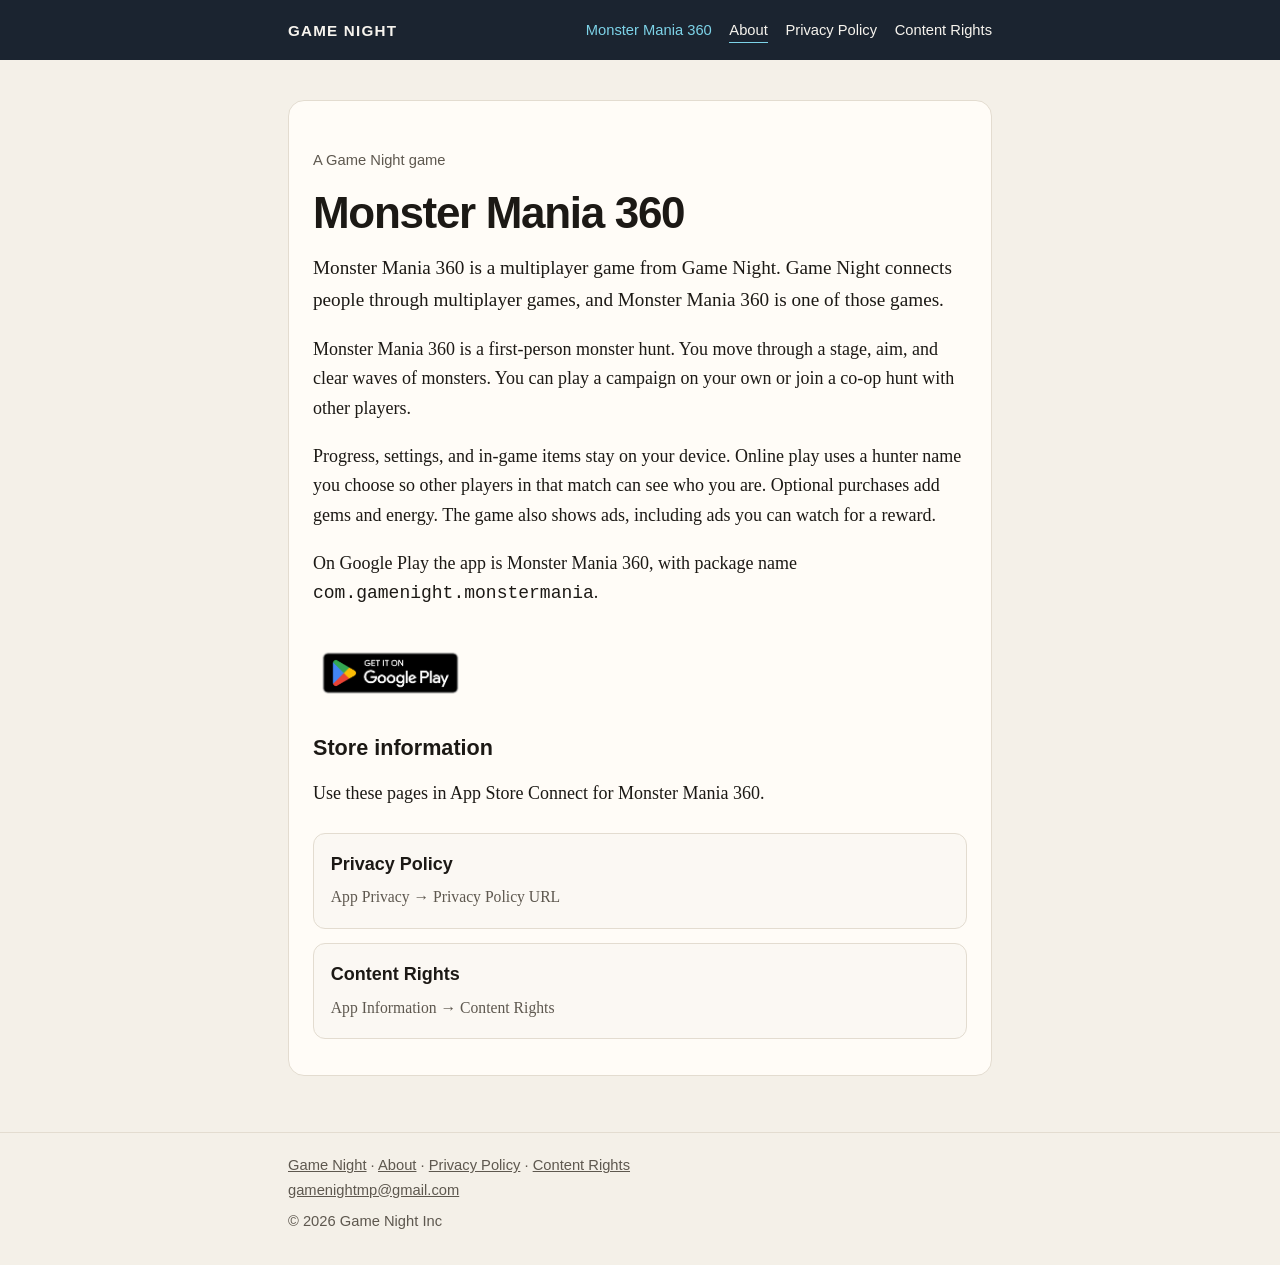
<file: monstermania/about/index.html>
<!DOCTYPE html>
<html lang="en">
  <head>
    <meta charset="utf-8" />
    <meta name="google-adsense-account" content="ca-pub-1250662281343291">
    <script async src="https://pagead2.googlesyndication.com/pagead/js/adsbygoogle.js?client=ca-pub-1250662281343291"
     crossorigin="anonymous"></script>
    <meta name="viewport" content="width=device-width, initial-scale=1" />
    <title>About Monster Mania 360 — Game Night</title>
    <meta
      name="description"
      content="Monster Mania 360 is a Game Night multiplayer monster hunt for phones and tablets."
    />
    <link rel="stylesheet" href="../../styles.css" />
  </head>
  <body>
    <header class="site-header">
      <div class="header-inner">
        <a class="brand" href="../../">Game Night</a>
        <nav class="nav" aria-label="Primary">
          <span class="nav-label">Monster Mania 360</span>
          <a href="./" aria-current="page">About</a>
          <a href="../privacy/">Privacy Policy</a>
          <a href="../content/">Content Rights</a>
        </nav>
      </div>
    </header>
    <main class="page">
      <article class="sheet">
        <p class="meta">A Game Night game</p>
        <h1>Monster Mania 360</h1>
        <p class="lede">
          Monster Mania 360 is a multiplayer game from Game Night. Game Night
          connects people through multiplayer games, and Monster Mania 360 is
          one of those games.
        </p>
        <p>
          Monster Mania 360 is a first-person monster hunt. You move through a
          stage, aim, and clear waves of monsters. You can play a campaign on
          your own or join a co-op hunt with other players.
        </p>
        <p>
          Progress, settings, and in-game items stay on your device. Online
          play uses a hunter name you choose so other players in that match can
          see who you are. Optional purchases add gems and energy. The game
          also shows ads, including ads you can watch for a reward.
        </p>
        <p>
          On Google Play the app is Monster Mania 360, with package name
          <code>com.gamenight.monstermania</code>.
        </p>
        <div class="stores">
          <a
            class="store-link"
            href="https://play.google.com/store/apps/details?id=com.gamenight.monstermania"
          >
            <img
              class="store-badge store-google"
              src="../../images/google-play.png"
              alt="Get Monster Mania 360 on Google Play"
            />
          </a>
        </div>
        <h2>Store information</h2>
        <p>Use these pages in App Store Connect for Monster Mania 360.</p>
        <div class="cards">
          <a class="card" href="../privacy/">
            <strong>Privacy Policy</strong>
            <span>App Privacy → Privacy Policy URL</span>
          </a>
          <a class="card" href="../content/">
            <strong>Content Rights</strong>
            <span>App Information → Content Rights</span>
          </a>
        </div>
      </article>
    </main>
    <footer class="site-footer">
      <div class="footer-inner">
        <a href="../../">Game Night</a> ·
        <a href="./">About</a> ·
        <a href="../privacy/">Privacy Policy</a> ·
        <a href="../content/">Content Rights</a><br />
        <a href="mailto:gamenightmp@gmail.com">gamenightmp@gmail.com</a>
        <p class="copyright">© 2026 Game Night Inc</p>
      </div>
    </footer>
  </body>
</html>
</file>
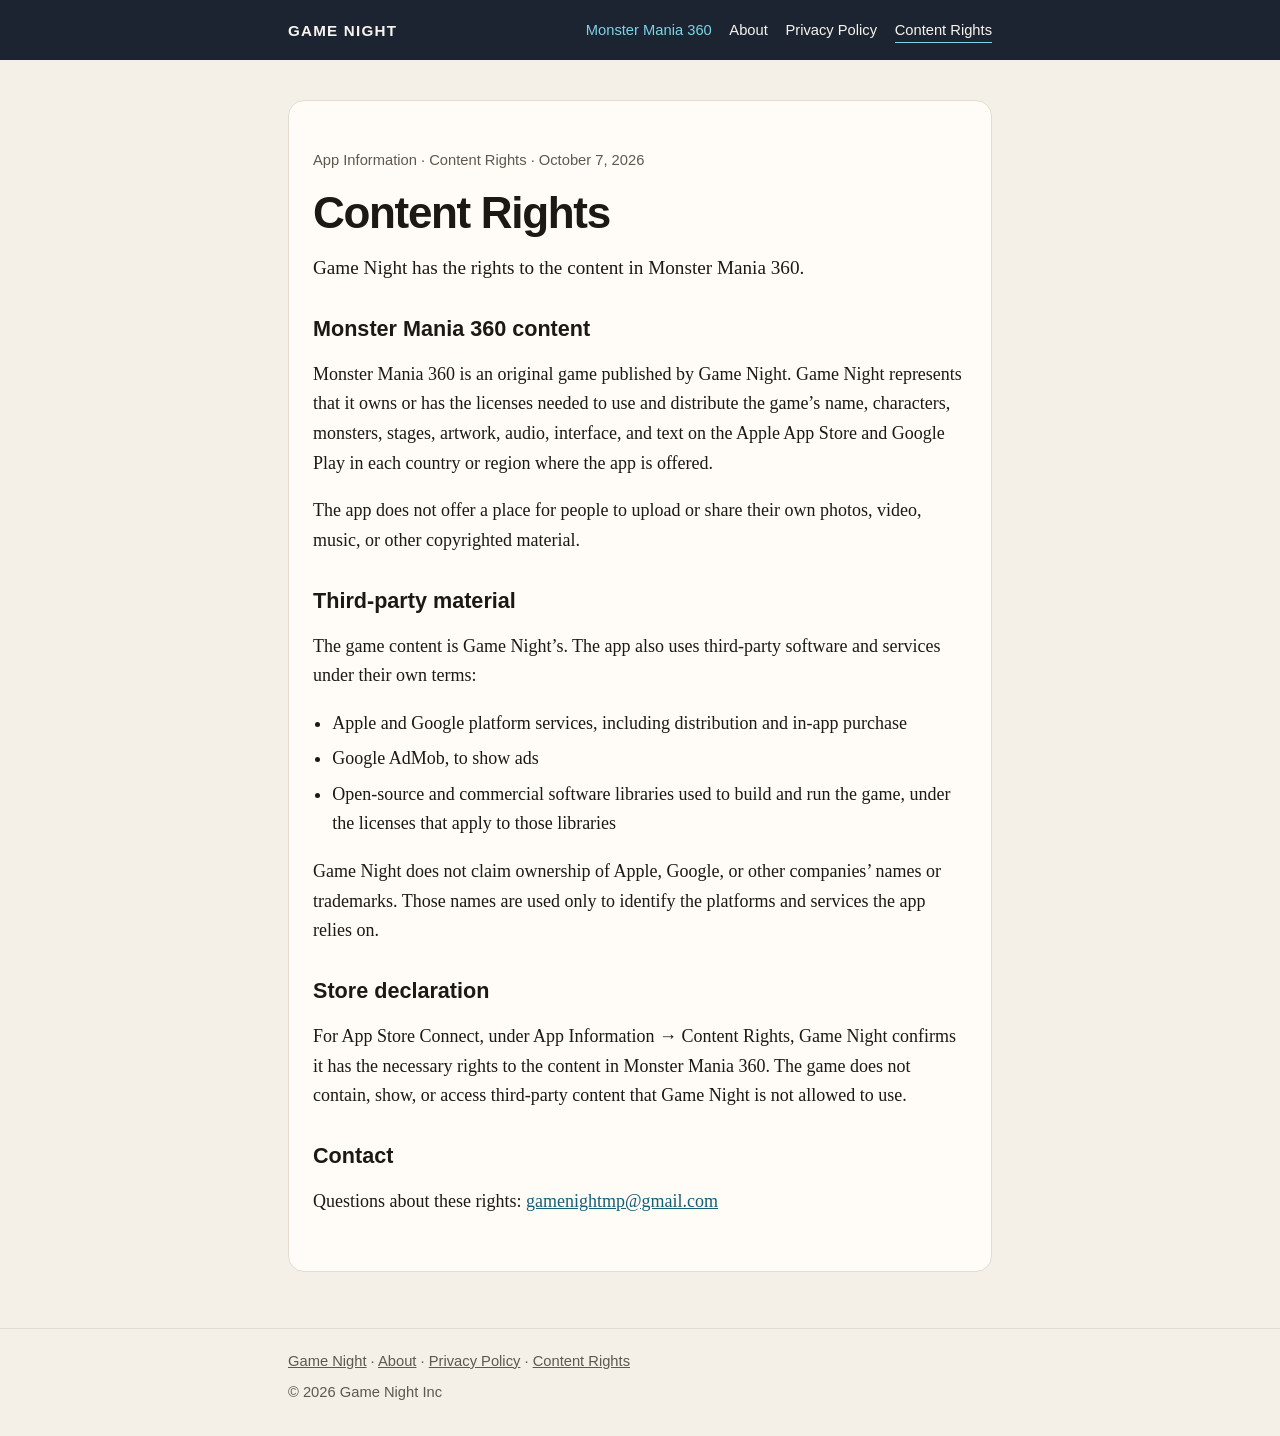
<file: monstermania/content/index.html>
<!DOCTYPE html>
<html lang="en">
  <head>
    <meta charset="utf-8" />
    <meta name="google-adsense-account" content="ca-pub-1250662281343291">
    <script async src="https://pagead2.googlesyndication.com/pagead/js/adsbygoogle.js?client=ca-pub-1250662281343291"
     crossorigin="anonymous"></script>
    <meta name="viewport" content="width=device-width, initial-scale=1" />
    <title>Content Rights — Monster Mania 360</title>
    <meta
      name="description"
      content="Content rights information for Monster Mania 360, a Game Night game."
    />
    <link rel="stylesheet" href="../../styles.css" />
  </head>
  <body>
    <header class="site-header">
      <div class="header-inner">
        <a class="brand" href="../../">Game Night</a>
        <nav class="nav" aria-label="Primary">
          <span class="nav-label">Monster Mania 360</span>
          <a href="../about/">About</a>
          <a href="../privacy/">Privacy Policy</a>
          <a href="./" aria-current="page">Content Rights</a>
        </nav>
      </div>
    </header>
    <main class="page">
      <article class="sheet">
        <p class="meta">App Information · Content Rights · October 7, 2026</p>
        <h1>Content Rights</h1>
        <p class="lede">
          Game Night has the rights to the content in Monster Mania 360.
        </p>
        <h2>Monster Mania 360 content</h2>
        <p>
          Monster Mania 360 is an original game published by Game Night. Game
          Night represents that it owns or has the licenses needed to use and
          distribute the game’s name, characters, monsters, stages, artwork,
          audio, interface, and text on the Apple App Store and Google Play in
          each country or region where the app is offered.
        </p>
        <p>
          The app does not offer a place for people to upload or share their
          own photos, video, music, or other copyrighted material.
        </p>
        <h2>Third-party material</h2>
        <p>
          The game content is Game Night’s. The app also uses third-party
          software and services under their own terms:
        </p>
        <ul>
          <li>Apple and Google platform services, including distribution and in-app purchase</li>
          <li>Google AdMob, to show ads</li>
          <li>Open-source and commercial software libraries used to build and run the game, under the licenses that apply to those libraries</li>
        </ul>
        <p>
          Game Night does not claim ownership of Apple, Google, or other
          companies’ names or trademarks. Those names are used only to identify
          the platforms and services the app relies on.
        </p>
        <h2>Store declaration</h2>
        <p>
          For App Store Connect, under App Information → Content Rights, Game
          Night confirms it has the necessary rights to the content in Monster
          Mania 360. The game does not contain, show, or access third-party
          content that Game Night is not allowed to use.
        </p>
        <h2>Contact</h2>
        <p>
          Questions about these rights:
          <a href="mailto:gamenightmp@gmail.com">gamenightmp@gmail.com</a>
        </p>
      </article>
    </main>
    <footer class="site-footer">
      <div class="footer-inner">
        <a href="../../">Game Night</a> ·
        <a href="../about/">About</a> ·
        <a href="../privacy/">Privacy Policy</a> ·
        <a href="./">Content Rights</a>
        <p class="copyright">© 2026 Game Night Inc</p>
      </div>
    </footer>
  </body>
</html>
</file>
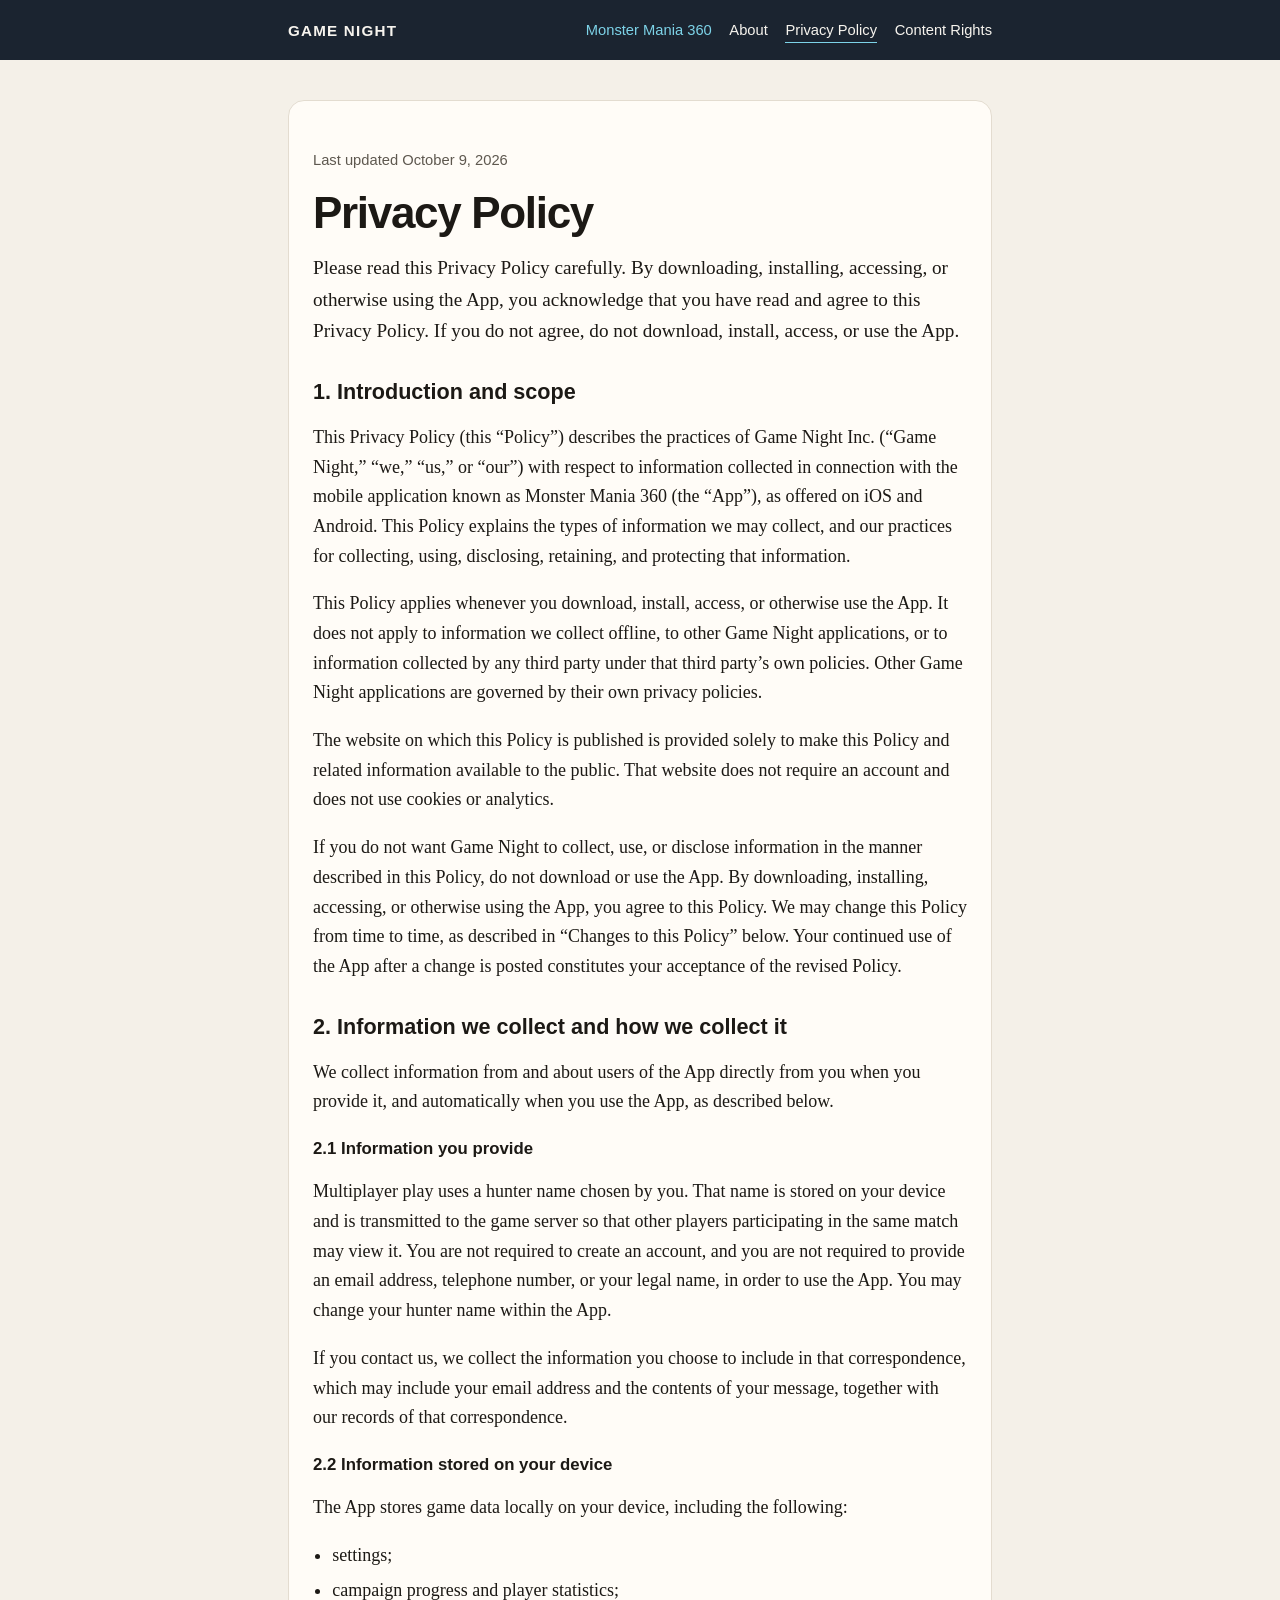
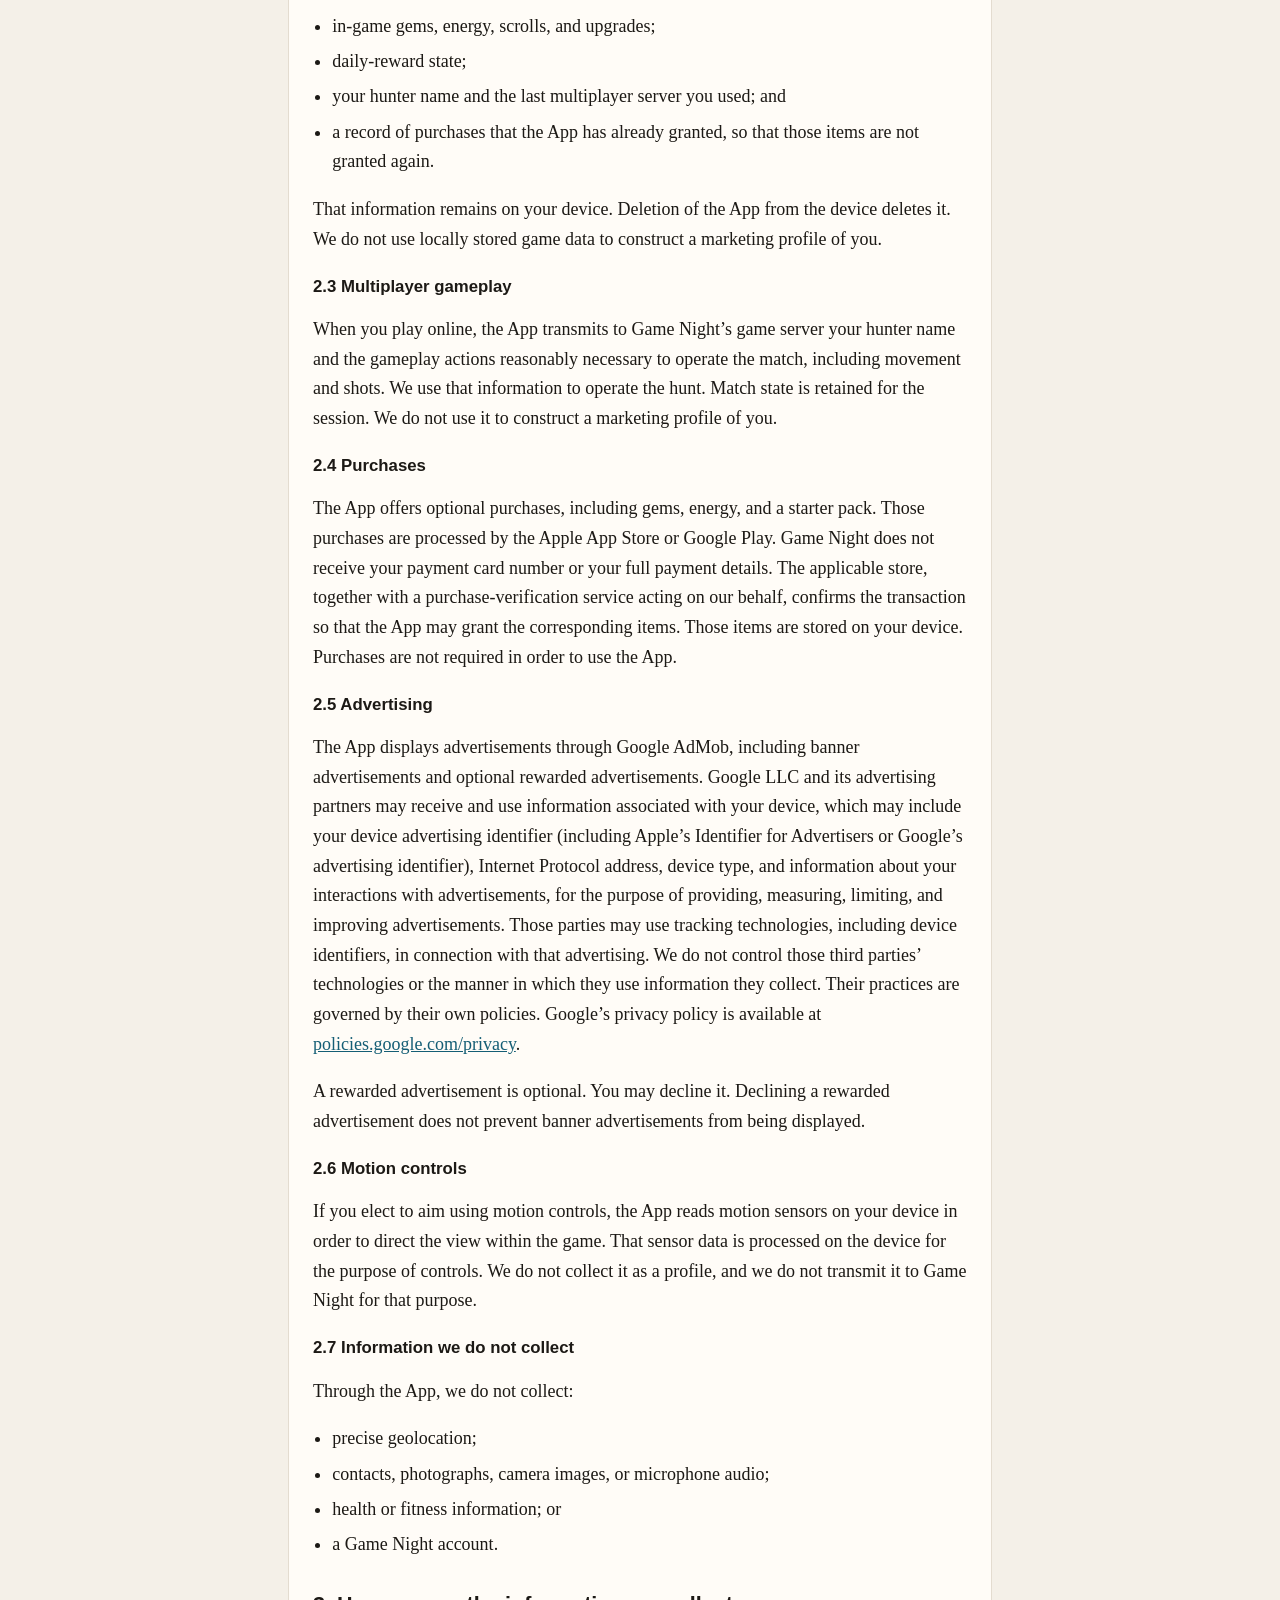
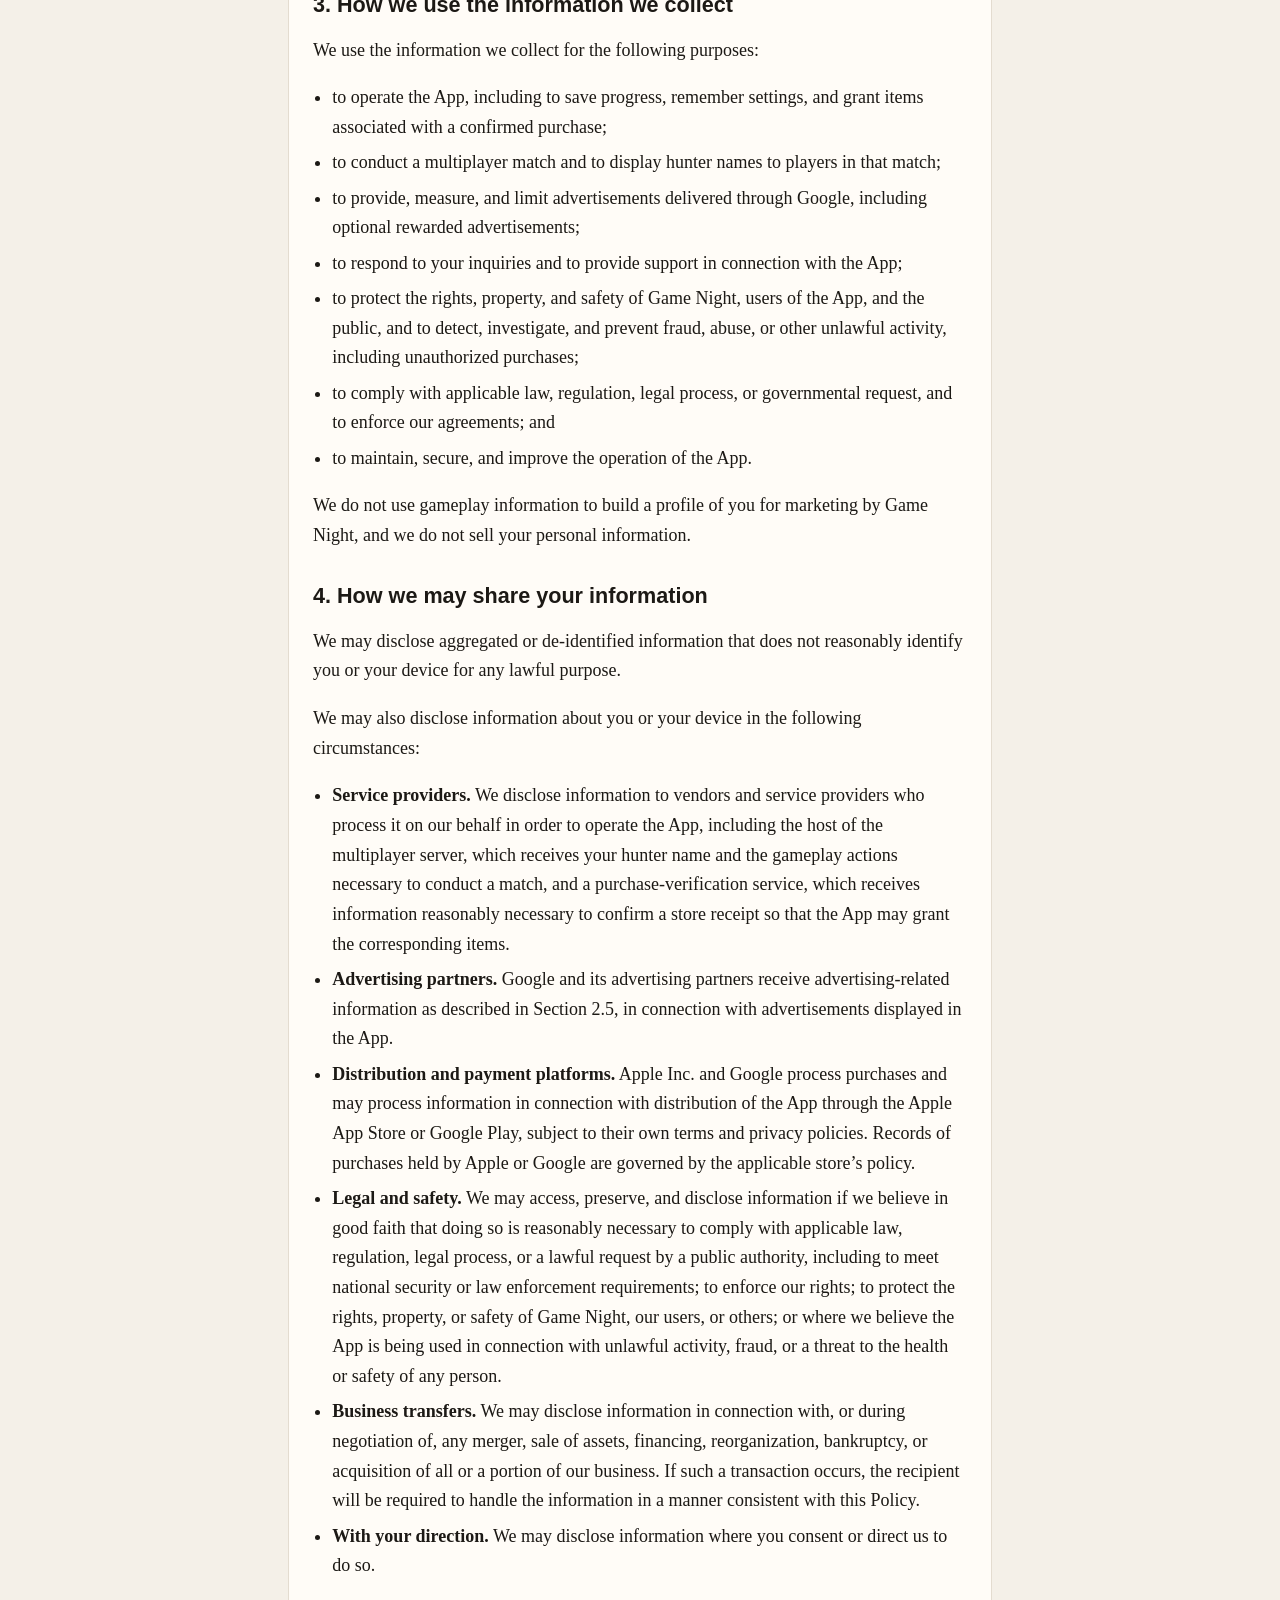
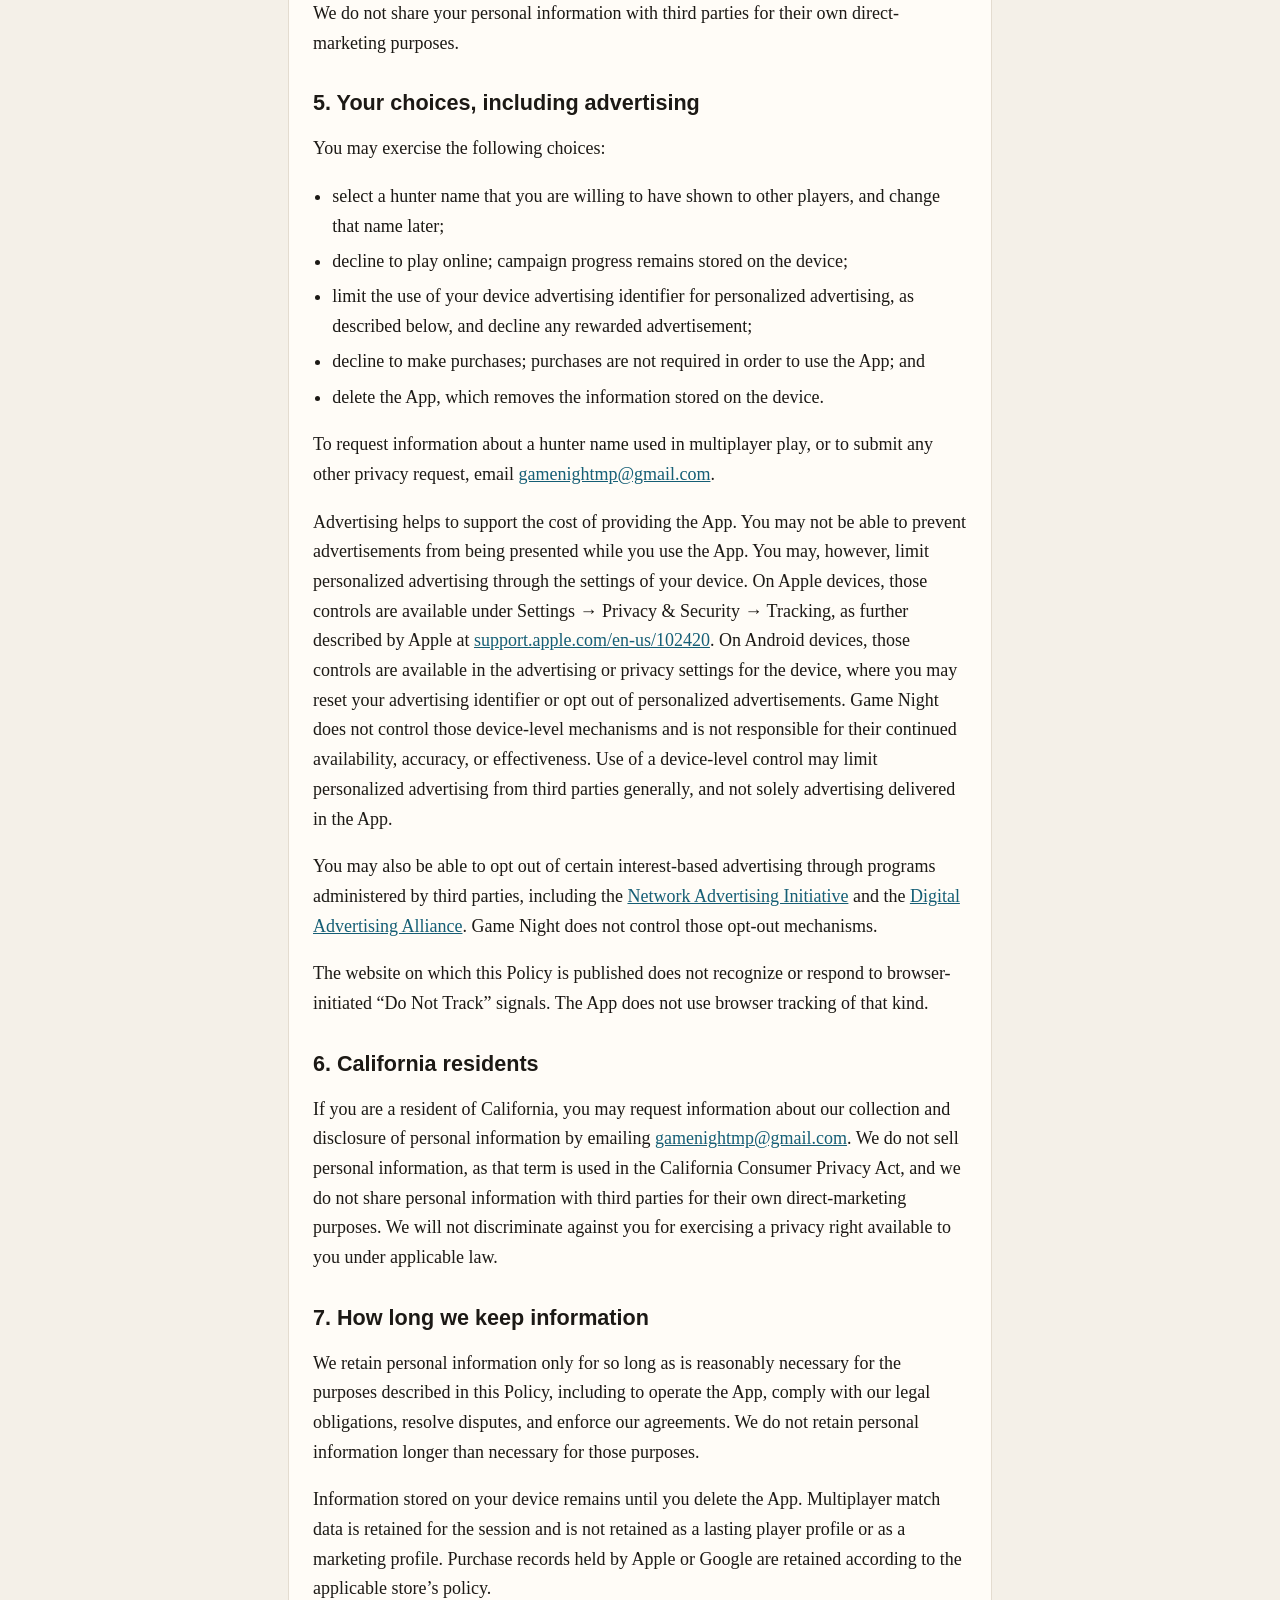
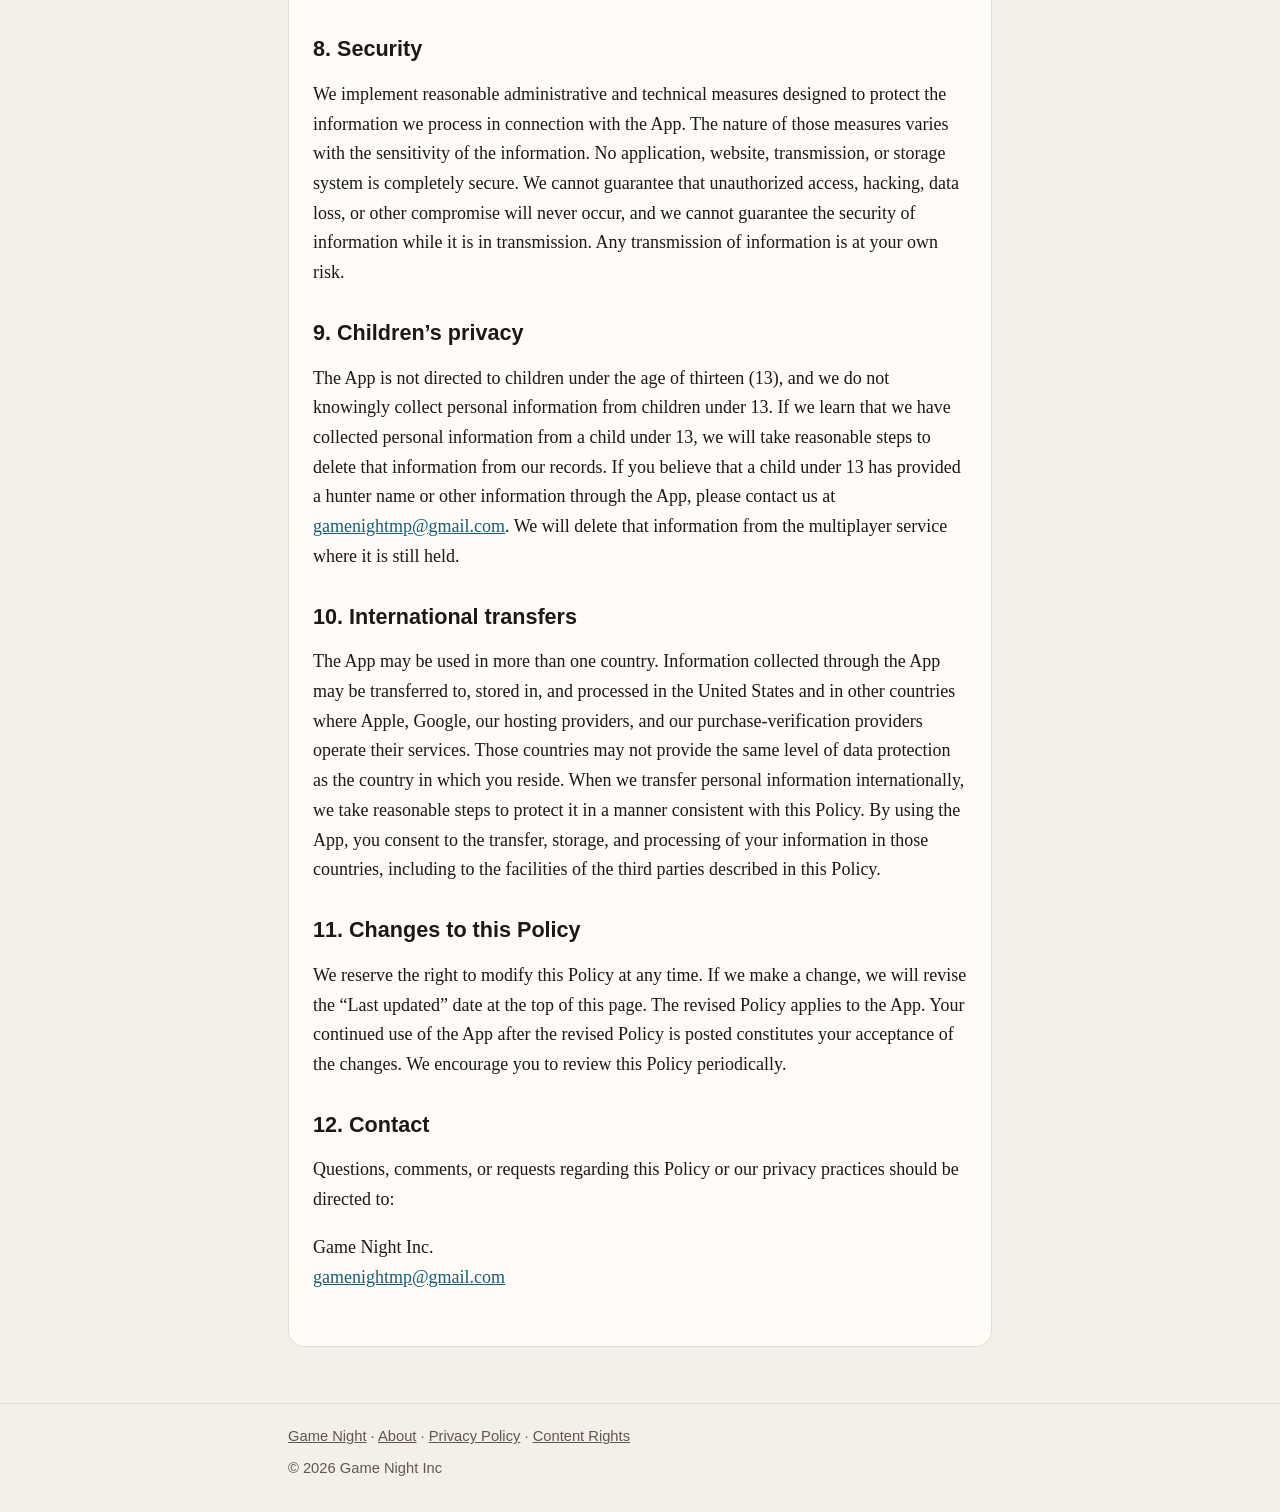
<file: monstermania/privacy/index.html>
<!DOCTYPE html>
<html lang="en">
  <head>
    <meta charset="utf-8" />
    <meta name="google-adsense-account" content="ca-pub-1250662281343291">
    <script async src="https://pagead2.googlesyndication.com/pagead/js/adsbygoogle.js?client=ca-pub-1250662281343291"
     crossorigin="anonymous"></script>
    <meta name="viewport" content="width=device-width, initial-scale=1" />
    <title>Privacy Policy — Monster Mania 360</title>
    <meta
      name="description"
      content="Privacy policy for Monster Mania 360, a Game Night game, on iOS and Android."
    />
    <link rel="stylesheet" href="../../styles.css" />
  </head>
  <body>
    <header class="site-header">
      <div class="header-inner">
        <a class="brand" href="../../">Game Night</a>
        <nav class="nav" aria-label="Primary">
          <span class="nav-label">Monster Mania 360</span>
          <a href="../about/">About</a>
          <a href="./" aria-current="page">Privacy Policy</a>
          <a href="../content/">Content Rights</a>
        </nav>
      </div>
    </header>
    <main class="page">
      <article class="sheet">
        <p class="meta">Last updated October 9, 2026</p>
        <h1>Privacy Policy</h1>
        <p class="lede">
          Please read this Privacy Policy carefully. By downloading, installing,
          accessing, or otherwise using the App, you acknowledge that you have
          read and agree to this Privacy Policy. If you do not agree, do not
          download, install, access, or use the App.
        </p>

        <h2>1. Introduction and scope</h2>
        <p>
          This Privacy Policy (this “Policy”) describes the practices of Game
          Night Inc. (“Game Night,” “we,” “us,” or “our”) with respect to
          information collected in connection with the mobile application known
          as Monster Mania 360 (the “App”), as offered on iOS and Android. This
          Policy explains the types of information we may collect, and our
          practices for collecting, using, disclosing, retaining, and
          protecting that information.
        </p>
        <p>
          This Policy applies whenever you download, install, access, or
          otherwise use the App. It does not apply to information we collect
          offline, to other Game Night applications, or to information
          collected by any third party under that third party’s own policies.
          Other Game Night applications are governed by their own privacy
          policies.
        </p>
        <p>
          The website on which this Policy is published is provided solely to
          make this Policy and related information available to the public.
          That website does not require an account and does not use cookies or
          analytics.
        </p>
        <p>
          If you do not want Game Night to collect, use, or disclose
          information in the manner described in this Policy, do not download
          or use the App. By downloading, installing, accessing, or otherwise
          using the App, you agree to this Policy. We may change this Policy
          from time to time, as described in “Changes to this Policy” below.
          Your continued use of the App after a change is posted constitutes
          your acceptance of the revised Policy.
        </p>

        <h2>2. Information we collect and how we collect it</h2>
        <p>
          We collect information from and about users of the App directly from
          you when you provide it, and automatically when you use the App, as
          described below.
        </p>

        <h3>2.1 Information you provide</h3>
        <p>
          Multiplayer play uses a hunter name chosen by you. That name is
          stored on your device and is transmitted to the game server so that
          other players participating in the same match may view it. You are
          not required to create an account, and you are not required to
          provide an email address, telephone number, or your legal name, in
          order to use the App. You may change your hunter name within the
          App.
        </p>
        <p>
          If you contact us, we collect the information you choose to include
          in that correspondence, which may include your email address and the
          contents of your message, together with our records of that
          correspondence.
        </p>

        <h3>2.2 Information stored on your device</h3>
        <p>
          The App stores game data locally on your device, including the
          following:
        </p>
        <ul>
          <li>settings;</li>
          <li>campaign progress and player statistics;</li>
          <li>in-game gems, energy, scrolls, and upgrades;</li>
          <li>daily-reward state;</li>
          <li>your hunter name and the last multiplayer server you used; and</li>
          <li>
            a record of purchases that the App has already granted, so that
            those items are not granted again.
          </li>
        </ul>
        <p>
          That information remains on your device. Deletion of the App from the
          device deletes it. We do not use locally stored game data to
          construct a marketing profile of you.
        </p>

        <h3>2.3 Multiplayer gameplay</h3>
        <p>
          When you play online, the App transmits to Game Night’s game server
          your hunter name and the gameplay actions reasonably necessary to
          operate the match, including movement and shots. We use that
          information to operate the hunt. Match state is retained for the
          session. We do not use it to construct a marketing profile of you.
        </p>

        <h3>2.4 Purchases</h3>
        <p>
          The App offers optional purchases, including gems, energy, and a
          starter pack. Those purchases are processed by the Apple App Store or
          Google Play. Game Night does not receive your payment card number or
          your full payment details. The applicable store, together with a
          purchase-verification service acting on our behalf, confirms the
          transaction so that the App may grant the corresponding items. Those
          items are stored on your device. Purchases are not required in order
          to use the App.
        </p>

        <h3>2.5 Advertising</h3>
        <p>
          The App displays advertisements through Google AdMob, including
          banner advertisements and optional rewarded advertisements. Google
          LLC and its advertising partners may receive and use information
          associated with your device, which may include your device
          advertising identifier (including Apple’s Identifier for Advertisers
          or Google’s advertising identifier), Internet Protocol address,
          device type, and information about your interactions with
          advertisements, for the purpose of providing, measuring, limiting,
          and improving advertisements. Those parties may use tracking
          technologies, including device identifiers, in connection with that
          advertising. We do not control those third parties’ technologies or
          the manner in which they use information they collect. Their
          practices are governed by their own policies. Google’s privacy policy
          is available at
          <a href="https://policies.google.com/privacy">policies.google.com/privacy</a>.
        </p>
        <p>
          A rewarded advertisement is optional. You may decline it. Declining a
          rewarded advertisement does not prevent banner advertisements from
          being displayed.
        </p>

        <h3>2.6 Motion controls</h3>
        <p>
          If you elect to aim using motion controls, the App reads motion
          sensors on your device in order to direct the view within the game.
          That sensor data is processed on the device for the purpose of
          controls. We do not collect it as a profile, and we do not transmit
          it to Game Night for that purpose.
        </p>

        <h3>2.7 Information we do not collect</h3>
        <p>Through the App, we do not collect:</p>
        <ul>
          <li>precise geolocation;</li>
          <li>contacts, photographs, camera images, or microphone audio;</li>
          <li>health or fitness information; or</li>
          <li>a Game Night account.</li>
        </ul>

        <h2>3. How we use the information we collect</h2>
        <p>We use the information we collect for the following purposes:</p>
        <ul>
          <li>
            to operate the App, including to save progress, remember settings,
            and grant items associated with a confirmed purchase;
          </li>
          <li>
            to conduct a multiplayer match and to display hunter names to
            players in that match;
          </li>
          <li>
            to provide, measure, and limit advertisements delivered through
            Google, including optional rewarded advertisements;
          </li>
          <li>
            to respond to your inquiries and to provide support in connection
            with the App;
          </li>
          <li>
            to protect the rights, property, and safety of Game Night, users of
            the App, and the public, and to detect, investigate, and prevent
            fraud, abuse, or other unlawful activity, including unauthorized
            purchases;
          </li>
          <li>
            to comply with applicable law, regulation, legal process, or
            governmental request, and to enforce our agreements; and
          </li>
          <li>
            to maintain, secure, and improve the operation of the App.
          </li>
        </ul>
        <p>
          We do not use gameplay information to build a profile of you for
          marketing by Game Night, and we do not sell your personal
          information.
        </p>

        <h2>4. How we may share your information</h2>
        <p>
          We may disclose aggregated or de-identified information that does not
          reasonably identify you or your device for any lawful purpose.
        </p>
        <p>
          We may also disclose information about you or your device in the
          following circumstances:
        </p>
        <ul>
          <li>
            <strong>Service providers.</strong> We disclose information to
            vendors and service providers who process it on our behalf in order
            to operate the App, including the host of the multiplayer server,
            which receives your hunter name and the gameplay actions necessary
            to conduct a match, and a purchase-verification service, which
            receives information reasonably necessary to confirm a store
            receipt so that the App may grant the corresponding items.
          </li>
          <li>
            <strong>Advertising partners.</strong> Google and its advertising
            partners receive advertising-related information as described in
            Section 2.5, in connection with advertisements displayed in the
            App.
          </li>
          <li>
            <strong>Distribution and payment platforms.</strong> Apple Inc. and
            Google process purchases and may process information in connection
            with distribution of the App through the Apple App Store or Google
            Play, subject to their own terms and privacy policies. Records of
            purchases held by Apple or Google are governed by the applicable
            store’s policy.
          </li>
          <li>
            <strong>Legal and safety.</strong> We may access, preserve, and
            disclose information if we believe in good faith that doing so is
            reasonably necessary to comply with applicable law, regulation,
            legal process, or a lawful request by a public authority, including
            to meet national security or law enforcement requirements; to
            enforce our rights; to protect the rights, property, or safety of
            Game Night, our users, or others; or where we believe the App is
            being used in connection with unlawful activity, fraud, or a threat
            to the health or safety of any person.
          </li>
          <li>
            <strong>Business transfers.</strong> We may disclose information in
            connection with, or during negotiation of, any merger, sale of
            assets, financing, reorganization, bankruptcy, or acquisition of
            all or a portion of our business. If such a transaction occurs, the
            recipient will be required to handle the information in a manner
            consistent with this Policy.
          </li>
          <li>
            <strong>With your direction.</strong> We may disclose information
            where you consent or direct us to do so.
          </li>
        </ul>
        <p>
          We do not share your personal information with third parties for
          their own direct-marketing purposes.
        </p>

        <h2>5. Your choices, including advertising</h2>
        <p>You may exercise the following choices:</p>
        <ul>
          <li>
            select a hunter name that you are willing to have shown to other
            players, and change that name later;
          </li>
          <li>
            decline to play online; campaign progress remains stored on the
            device;
          </li>
          <li>
            limit the use of your device advertising identifier for
            personalized advertising, as described below, and decline any
            rewarded advertisement;
          </li>
          <li>
            decline to make purchases; purchases are not required in order to
            use the App; and
          </li>
          <li>
            delete the App, which removes the information stored on the device.
          </li>
        </ul>
        <p>
          To request information about a hunter name used in multiplayer play,
          or to submit any other privacy request, email
          <a href="mailto:gamenightmp@gmail.com">gamenightmp@gmail.com</a>.
        </p>
        <p>
          Advertising helps to support the cost of providing the App. You may
          not be able to prevent advertisements from being presented while you
          use the App. You may, however, limit personalized advertising through
          the settings of your device. On Apple devices, those controls are
          available under Settings → Privacy &amp; Security → Tracking, as
          further described by Apple at
          <a href="https://support.apple.com/en-us/102420">support.apple.com/en-us/102420</a>.
          On Android devices, those controls are available in the advertising
          or privacy settings for the device, where you may reset your
          advertising identifier or opt out of personalized advertisements.
          Game Night does not control those device-level mechanisms and is not
          responsible for their continued availability, accuracy, or
          effectiveness. Use of a device-level control may limit personalized
          advertising from third parties generally, and not solely advertising
          delivered in the App.
        </p>
        <p>
          You may also be able to opt out of certain interest-based advertising
          through programs administered by third parties, including the
          <a href="https://optout.networkadvertising.org/">Network Advertising Initiative</a>
          and the
          <a href="https://optout.aboutads.info/">Digital Advertising Alliance</a>.
          Game Night does not control those opt-out mechanisms.
        </p>
        <p>
          The website on which this Policy is published does not recognize or
          respond to browser-initiated “Do Not Track” signals. The App does not
          use browser tracking of that kind.
        </p>

        <h2>6. California residents</h2>
        <p>
          If you are a resident of California, you may request information
          about our collection and disclosure of personal information by
          emailing
          <a href="mailto:gamenightmp@gmail.com">gamenightmp@gmail.com</a>.
          We do not sell personal information, as that term is used in the
          California Consumer Privacy Act, and we do not share personal
          information with third parties for their own direct-marketing
          purposes. We will not discriminate against you for exercising a
          privacy right available to you under applicable law.
        </p>

        <h2>7. How long we keep information</h2>
        <p>
          We retain personal information only for so long as is reasonably
          necessary for the purposes described in this Policy, including to
          operate the App, comply with our legal obligations, resolve disputes,
          and enforce our agreements. We do not retain personal information
          longer than necessary for those purposes.
        </p>
        <p>
          Information stored on your device remains until you delete the App.
          Multiplayer match data is retained for the session and is not
          retained as a lasting player profile or as a marketing profile.
          Purchase records held by Apple or Google are retained according to
          the applicable store’s policy.
        </p>

        <h2>8. Security</h2>
        <p>
          We implement reasonable administrative and technical measures
          designed to protect the information we process in connection with the
          App. The nature of those measures varies with the sensitivity of the
          information. No application, website, transmission, or storage system
          is completely secure. We cannot guarantee that unauthorized access,
          hacking, data loss, or other compromise will never occur, and we
          cannot guarantee the security of information while it is in
          transmission. Any transmission of information is at your own risk.
        </p>

        <h2>9. Children’s privacy</h2>
        <p>
          The App is not directed to children under the age of thirteen (13),
          and we do not knowingly collect personal information from children
          under 13. If we learn that we have collected personal information
          from a child under 13, we will take reasonable steps to delete that
          information from our records. If you believe that a child under 13
          has provided a hunter name or other information through the App,
          please contact us at
          <a href="mailto:gamenightmp@gmail.com">gamenightmp@gmail.com</a>.
          We will delete that information from the multiplayer service where it
          is still held.
        </p>

        <h2>10. International transfers</h2>
        <p>
          The App may be used in more than one country. Information collected
          through the App may be transferred to, stored in, and processed in
          the United States and in other countries where Apple, Google, our
          hosting providers, and our purchase-verification providers operate
          their services. Those countries may not provide the same level of
          data protection as the country in which you reside. When we transfer
          personal information internationally, we take reasonable steps to
          protect it in a manner consistent with this Policy. By using the App,
          you consent to the transfer, storage, and processing of your
          information in those countries, including to the facilities of the
          third parties described in this Policy.
        </p>

        <h2>11. Changes to this Policy</h2>
        <p>
          We reserve the right to modify this Policy at any time. If we make a
          change, we will revise the “Last updated” date at the top of this
          page. The revised Policy applies to the App. Your continued use of
          the App after the revised Policy is posted constitutes your
          acceptance of the changes. We encourage you to review this Policy
          periodically.
        </p>

        <h2>12. Contact</h2>
        <p>
          Questions, comments, or requests regarding this Policy or our privacy
          practices should be directed to:
        </p>
        <p>
          Game Night Inc.<br />
          <a href="mailto:gamenightmp@gmail.com">gamenightmp@gmail.com</a>
        </p>
      </article>
    </main>
    <footer class="site-footer">
      <div class="footer-inner">
        <a href="../../">Game Night</a> ·
        <a href="../about/">About</a> ·
        <a href="./">Privacy Policy</a> ·
        <a href="../content/">Content Rights</a>
        <p class="copyright">© 2026 Game Night Inc</p>
      </div>
    </footer>
  </body>
</html>
</file>
<file: styles.css>
:root {
  --ink: #1c1915;
  --muted: #5e584f;
  --bg: #f4f0e8;
  --paper: #fffcf7;
  --line: #e3dcd0;
  --accent: #0e7490;
  --accent-dark: #155e75;
  --night: #1b2430;
  --night-soft: #243044;
}

* {
  box-sizing: border-box;
}

html {
  scroll-behavior: smooth;
}

body {
  margin: 0;
  color: var(--ink);
  background: var(--bg);
  font-family: "Iowan Old Style", Palatino, "Palatino Linotype", Georgia, serif;
  font-size: 1.125rem;
  line-height: 1.65;
}

a {
  color: var(--accent-dark);
}

a:hover {
  color: var(--accent);
}

.site-header {
  background: var(--night);
  color: #f7f4ee;
}

.site-header a {
  color: inherit;
  text-decoration: none;
}

.header-inner,
.page,
.site-footer .footer-inner {
  width: min(44rem, calc(100% - 2rem));
  margin: 0 auto;
}

.header-inner {
  display: flex;
  align-items: center;
  justify-content: space-between;
  gap: 1rem;
  padding: 1.1rem 0;
}

.brand {
  font-family: "Avenir Next", "Segoe UI", sans-serif;
  font-weight: 700;
  letter-spacing: 0.08em;
  text-transform: uppercase;
  font-size: 0.95rem;
}

.nav {
  display: flex;
  flex-wrap: wrap;
  gap: 0.85rem 1.1rem;
  font-family: "Avenir Next", "Segoe UI", sans-serif;
  font-size: 0.92rem;
}

.nav a {
  border-bottom: 1px solid transparent;
}

.nav a[aria-current="page"] {
  border-bottom-color: #7dd3e8;
}

.nav-label {
  color: #7dd3e8;
  font-family: "Avenir Next", "Segoe UI", sans-serif;
  font-size: 0.92rem;
}

.page {
  padding: 2.5rem 0 3.5rem;
}

.hero {
  background: var(--night);
  color: #f7f4ee;
}

.hero-inner {
  width: min(52rem, calc(100% - 2rem));
  margin: 0 auto;
  padding: 1.5rem 0 3rem;
}

.hero h1,
.hero .lede {
  color: #f7f4ee;
}

.hero .lede {
  max-width: 36rem;
  margin-bottom: 0;
}

.hero .meta {
  color: #7dd3e8;
}

.home .header-inner,
.home .page,
.home .site-footer .footer-inner {
  width: min(52rem, calc(100% - 2rem));
}

.home .page {
  padding-top: 1.75rem;
}

.pitches {
  display: grid;
  gap: 0.85rem;
}

.pitch {
  display: flex;
  flex-direction: column;
  background: var(--paper);
  border: 1px solid var(--line);
  border-radius: 16px;
  padding: 1.35rem 1.25rem 1.45rem;
}

.pitch-head {
  display: flex;
  align-items: center;
  gap: 0.85rem;
  margin-bottom: 0.85rem;
}

.pitch-head .meta,
.pitch-head h2 {
  margin: 0;
}

.pitch-head h2 {
  margin-top: 0.15rem;
}

.pitch-icon {
  width: 72px;
  height: 72px;
  border-radius: 18px;
  object-fit: cover;
  flex: none;
  background: #fff;
  box-shadow: 0 1px 2px rgba(28, 25, 21, 0.16);
}

.pitch h2 {
  margin-top: 0.35rem;
}

.pitch p {
  margin: 0.35rem 0 0;
}

.stores {
  display: flex;
  align-items: center;
  flex-wrap: wrap;
  gap: 0.35rem 0.15rem;
  margin-top: auto;
  padding-top: 1rem;
}

.store-link {
  display: block;
  line-height: 0;
  text-decoration: none;
}

.store-link:focus-visible {
  outline: 2px solid currentColor;
  outline-offset: 3px;
}

.store-badge {
  display: block;
  width: auto;
}

.store-apple {
  height: 40px;
}

.store-google {
  height: 60px;
}

.store-link + .store-link .store-google {
  margin-left: -6px;
}

.pitch-cta {
  display: inline-block;
  margin-top: 1rem;
  font-family: "Avenir Next", "Segoe UI", sans-serif;
  font-weight: 650;
  text-decoration: none;
}

@media (min-width: 720px) {
  .pitches {
    grid-template-columns: 1fr 1fr;
  }
}

.sheet {
  background: var(--paper);
  border: 1px solid var(--line);
  border-radius: 16px;
  padding: 2rem 1.5rem 2.25rem;
}

h1,
h2,
h3 {
  font-family: "Avenir Next", "Segoe UI", sans-serif;
  line-height: 1.2;
  font-weight: 650;
}

h1 {
  margin: 0 0 0.75rem;
  font-size: clamp(2rem, 5vw, 2.75rem);
  letter-spacing: -0.03em;
}

h2 {
  margin: 2rem 0 0.6rem;
  font-size: 1.35rem;
}

h3 {
  margin: 1.4rem 0 0.35rem;
  font-size: 1.05rem;
}

.lede {
  font-size: 1.2rem;
  margin-top: 0;
}

.meta {
  color: var(--muted);
  font-family: "Avenir Next", "Segoe UI", sans-serif;
  font-size: 0.92rem;
}

.cards {
  display: grid;
  gap: 0.85rem;
  margin: 1.5rem 0 0;
}

.card {
  display: block;
  padding: 1rem 1.05rem;
  border: 1px solid var(--line);
  border-radius: 12px;
  text-decoration: none;
  color: inherit;
  background: #fbf8f3;
}

.card:hover {
  border-color: #b7d4dc;
}

.card strong {
  display: block;
  font-family: "Avenir Next", "Segoe UI", sans-serif;
  margin-bottom: 0.2rem;
}

.card span {
  color: var(--muted);
  font-size: 0.98rem;
}

.card-links {
  display: flex;
  flex-wrap: wrap;
  gap: 0.35rem 0.9rem;
  margin: 0.55rem 0 0;
  font-family: "Avenir Next", "Segoe UI", sans-serif;
  font-size: 0.92rem;
}

ul {
  padding-left: 1.2rem;
}

li + li {
  margin-top: 0.35rem;
}

.site-footer {
  border-top: 1px solid var(--line);
  color: var(--muted);
  font-family: "Avenir Next", "Segoe UI", sans-serif;
  font-size: 0.92rem;
}

.footer-inner {
  padding: 1.25rem 0 2rem;
}

.copyright {
  margin: 0.45rem 0 0;
}

.site-footer a {
  color: var(--muted);
}

@media (max-width: 640px) {
  .header-inner {
    align-items: flex-start;
    flex-direction: column;
  }

  .sheet {
    padding: 1.4rem 1.1rem 1.6rem;
  }
}
</file>
